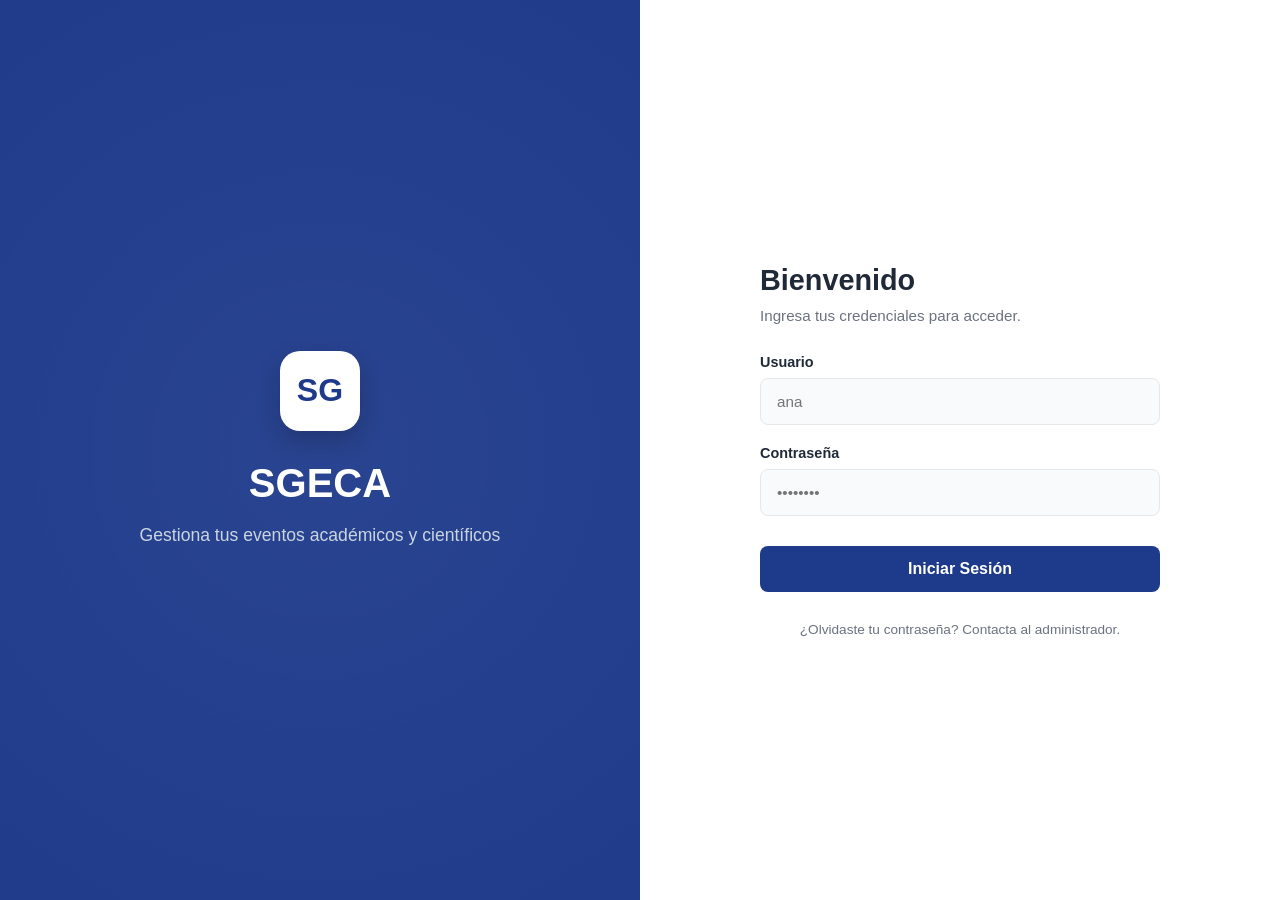
<file: index.html>
<!DOCTYPE html>
<html lang="es">
<head>
    <meta charset="UTF-8">
    <meta name="viewport" content="width=device-width, initial-scale=1.0">
    <title>SGECA - Iniciar Sesión</title>
    <link rel="stylesheet" href="css/global.css">
    <link rel="stylesheet" href="css/login.css">
</head>
<body>

    <div class="login-left">
        <div class="login-left-content">
            <div class="logo-icon-large">SG</div>
            <h1>SGECA</h1>
            <p>Gestiona tus eventos académicos y científicos</p>
        </div>
    </div>

    <div class="login-right">
        <div class="login-form-container">
            <h2>Bienvenido</h2>
            <p class="subtitle">Ingresa tus credenciales para acceder.</p>

            <form id="loginForm" onsubmit="handleLogin(event)">
                <div class="form-group">
                    <label for="username">Usuario</label>
                    <input type="text" id="username" class="form-control" placeholder="ana" required>
                </div>

                <div class="form-group">
                    <label for="password">Contraseña</label>
                    <input type="password" id="password" class="form-control" placeholder="••••••••" required>
                </div>

                <button type="submit" class="btn-login">Iniciar Sesión</button>
            </form>

            <div class="login-footer">
                <p>¿Olvidaste tu contraseña? Contacta al administrador.</p>
            </div>
        </div>
    </div>

    <script>
        function handleLogin(event) {
            event.preventDefault();
            const username = document.getElementById('username').value.trim().toLowerCase();
            const password = document.getElementById('password').value;

            if ((username === 'ana' || username === 'estudiante') && password === '1234') {
                window.location.href = 'views/estudiante.html';
            } 
            else if ((username === 'vicerrector' || username === 'carlos') && password === 'admin') {
                window.location.href = 'views/vicerrectoria.html';
            } 
            else {
                alert('Credenciales incorrectas.\n\nEstudiante: ana / 1234\nVicerrector: vicerrector / admin');
            }
        }
    </script>
</body>
</html>
</file>
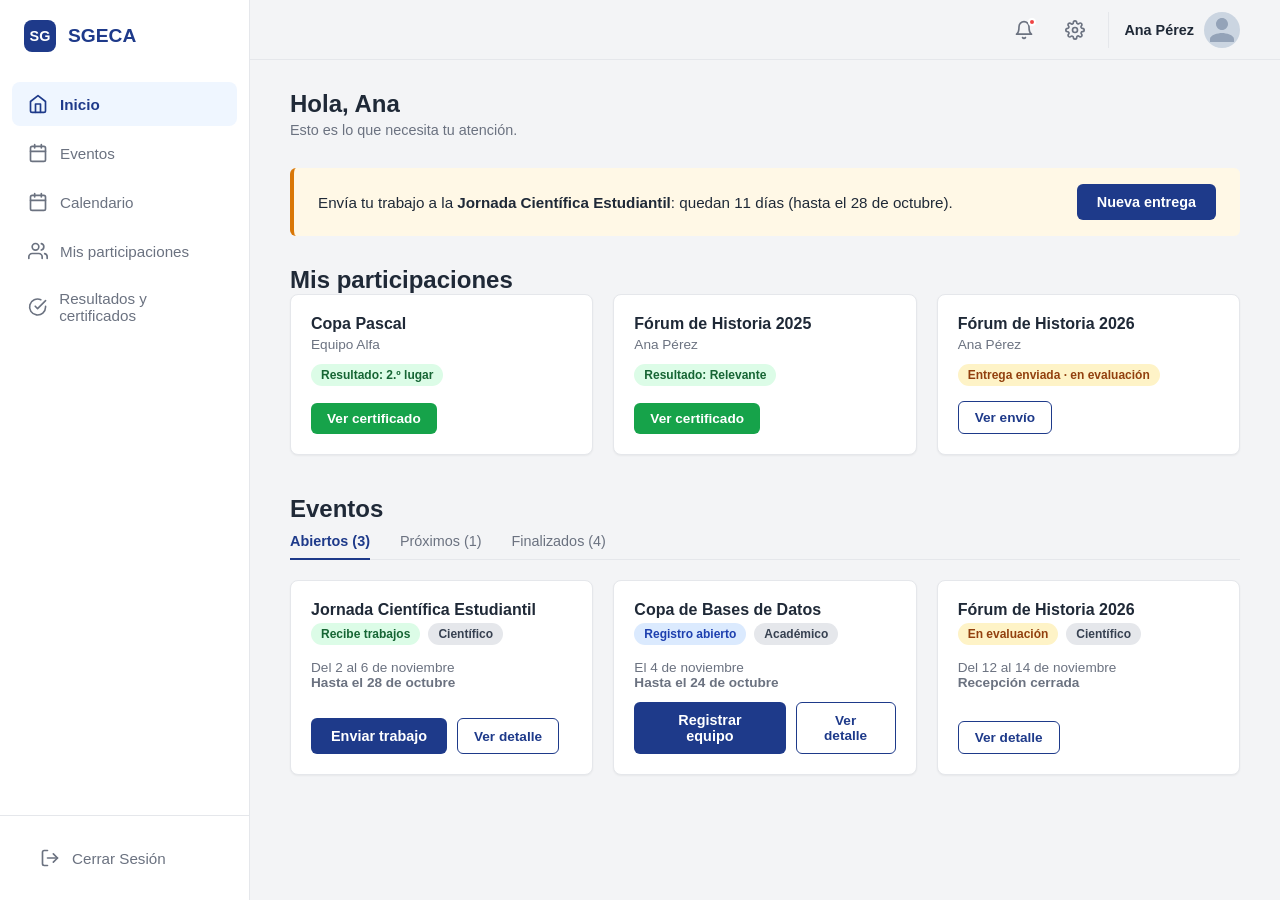
<file: views/estudiante.html>
<!DOCTYPE html>
<html lang="es">
<head>
    <meta charset="UTF-8">
    <meta name="viewport" content="width=device-width, initial-scale=1.0">
    <title>SGECA - Estudiante</title>
    <link rel="stylesheet" href="../css/global.css">
    <link rel="stylesheet" href="../css/estudiante.css">
</head>
<body>

    <!-- Sidebar  -->
    <aside>
        <div class="logo-area">
            <div class="logo-icon">SG</div>
            <span>SGECA</span>
        </div>

                   <ul class="nav-menu">
            <li>
                <a href="#" onclick="showView('view-inicio'); return false;" class="active">
                    <svg viewBox="0 0 24 24"><path d="M3 9l9-7 9 7v11a2 2 0 0 1-2 2H5a2 2 0 0 1-2-2z"></path><polyline points="9 22 9 12 15 12 15 22"></polyline></svg>
                    Inicio
                </a>
            </li>
            <li>
                <a href="#" onclick="showView('view-eventos'); return false;">
                    <svg viewBox="0 0 24 24"><rect x="3" y="4" width="18" height="18" rx="2" ry="2"></rect><line x1="16" y1="2" x2="16" y2="6"></line><line x1="8" y1="2" x2="8" y2="6"></line><line x1="3" y1="10" x2="21" y2="10"></line></svg>
                    Eventos
                </a>
            </li>
            <li>
                <a href="#" onclick="showView('view-calendario'); return false;">
                    <svg viewBox="0 0 24 24"><rect x="3" y="4" width="18" height="18" rx="2" ry="2"></rect><line x1="16" y1="2" x2="16" y2="6"></line><line x1="8" y1="2" x2="8" y2="6"></line><line x1="3" y1="10" x2="21" y2="10"></line></svg>
                    Calendario
                </a>
            </li>
            <li>
                <a href="#" onclick="showView('view-participaciones'); return false;">
                    <svg viewBox="0 0 24 24"><path d="M17 21v-2a4 4 0 0 0-4-4H5a4 4 0 0 0-4 4v2"></path><circle cx="9" cy="7" r="4"></circle><path d="M23 21v-2a4 4 0 0 0-3-3.87"></path><path d="M16 3.13a4 4 0 0 1 0 7.75"></path></svg>
                    Mis participaciones
                </a>
            </li>
            <li>
                <a href="#" onclick="showView('view-resultados'); return false;">
                    <svg viewBox="0 0 24 24"><path d="M22 11.08V12a10 10 0 1 1-5.93-9.14"></path><polyline points="22 4 12 14.01 9 11.01"></polyline></svg>
                    Resultados y certificados
                </a>
            </li>
        </ul>

        <div class="sidebar-footer">
            <ul class="nav-menu">
                <li>
                    <a onclick="window.location.href='../index.html'">
                        <svg viewBox="0 0 24 24"><path d="M9 21H5a2 2 0 0 1-2-2V5a2 2 0 0 1 2-2h4"></path><polyline points="16 17 21 12 16 7"></polyline><line x1="21" y1="12" x2="9" y2="12"></line></svg>
                        Cerrar Sesión
                    </a>
                </li>
            </ul>
        </div>
    </aside>

    <!-- Topbar Global -->
    <div class="topbar-global">
        <div class="user-actions">

            <!-- Notificaciones -->
            <button class="icon-btn" onclick="showView('view-notificaciones')" title="Notificaciones">
                <svg viewBox="0 0 24 24"><path d="M18 8A6 6 0 0 0 6 8c0 7-3 9-3 9h18s-3-2-3-9"></path><path d="M13.73 21a2 2 0 0 1-3.46 0"></path></svg>
                <span class="notif-dot"></span>
            </button>

            <!-- Ajustes -->
            <button class="icon-btn" title="Ajustes">
                <svg viewBox="0 0 24 24"><circle cx="12" cy="12" r="3"></circle><path d="M19.4 15a1.65 1.65 0 0 0 .33 1.82l.06.06a2 2 0 0 1 0 2.83 2 2 0 0 1-2.83 0l-.06-.06a1.65 1.65 0 0 0-1.82-.33 1.65 1.65 0 0 0-1 1.51V21a2 2 0 0 1-2 2 2 2 0 0 1-2-2v-.09A1.65 1.65 0 0 0 9 19.4a1.65 1.65 0 0 0-1.82.33l-.06.06a2 2 0 0 1-2.83 0 2 2 0 0 1 0-2.83l.06-.06a1.65 1.65 0 0 0 .33-1.82 1.65 1.65 0 0 0-1.51-1H3a2 2 0 0 1-2-2 2 2 0 0 1 2-2h.09A1.65 1.65 0 0 0 4.6 9a1.65 1.65 0 0 0-.33-1.82l-.06-.06a2 2 0 0 1 0-2.83 2 2 0 0 1 2.83 0l.06.06a1.65 1.65 0 0 0 1.82.33H9a1.65 1.65 0 0 0 1-1.51V3a2 2 0 0 1 2-2 2 2 0 0 1 2 2v.09a1.65 1.65 0 0 0 1 1.51 1.65 1.65 0 0 0 1.82-.33l.06-.06a2 2 0 0 1 2.83 0 2 2 0 0 1 0 2.83l-.06.06a1.65 1.65 0 0 0-.33 1.82V9a1.65 1.65 0 0 0 1.51 1H21a2 2 0 0 1 2 2 2 2 0 0 1-2 2h-.09a1.65 1.65 0 0 0-1.51 1z"></path></svg>
            </button>
            
            <!-- Perfil -->
            <div class="user-profile">
                <span class="user-name">Ana Pérez</span>
                <div class="user-avatar">
                    <svg viewBox="0 0 24 24" fill="#94a3b8" width="100%" height="100%"><path d="M12 12c2.21 0 4-1.79 4-4s-1.79-4-4-4-4 1.79-4 4 1.79 4 4 4zm0 2c-2.67 0-8 1.34-8 4v2h16v-2c0-2.66-5.33-4-8-4z"/></svg>
                </div>
            </div>
        </div>
    </div>

    <main>

        <!-- Vista 1: Inicio -->
        <div id="view-inicio" class="view-section active-view">
            <div class="topbar">
                <div class="page-title">
                    <h1>Hola, Ana</h1>
                    <p>Esto es lo que necesita tu atención.</p>
                </div>
            </div>

            <div class="alert-banner">
                <p>Envía tu trabajo a la <strong>Jornada Científica Estudiantil</strong>: quedan 11 días (hasta el 28 de octubre).</p>
                <button class="btn-primary" onclick="showView('view-enviar-trabajo')">Nueva entrega</button>
            </div>

            <h2>Mis participaciones</h2>
            <div class="cards-grid" style="margin-bottom: 40px;">
                <div class="card">
                    <div class="card-title">Copa Pascal</div>
                    <div class="card-subtitle">Equipo Alfa</div>
                    <div class="badges-container"><span class="badge green">Resultado: 2.º lugar</span></div>
                    <div class="card-actions">
                        <button class="btn-green" onclick="showView('view-certificado')">Ver certificado</button>
                    </div>
                </div>
                <div class="card">
                    <div class="card-title">Fórum de Historia 2025</div>
                    <div class="card-subtitle">Ana Pérez</div>
                    <div class="badges-container"><span class="badge green">Resultado: Relevante</span></div>
                    <div class="card-actions">
                        <button class="btn-green" onclick="showView('view-certificado')">Ver certificado</button>
                    </div>
                </div>
                <div class="card">
                    <div class="card-title">Fórum de Historia 2026</div>
                    <div class="card-subtitle">Ana Pérez</div>
                    <div class="badges-container"><span class="badge yellow">Entrega enviada · en evaluación</span></div>
                    <div class="card-actions">
                        <button class="btn-outline" onclick="showView('view-participaciones')">Ver envío</button>
                    </div>
                </div>
            </div>

            <h2>Eventos</h2>
            <div class="tabs-container">
                <button class="tab-btn active" onclick="switchTab(event, 'tab-abiertos')">Abiertos (3)</button>
                <button class="tab-btn" onclick="switchTab(event, 'tab-proximos')">Próximos (1)</button>
                <button class="tab-btn" onclick="switchTab(event, 'tab-finalizados')">Finalizados (4)</button>
            </div>

            <div id="tab-abiertos" class="tab-content cards-grid" style="display: grid;">
                <div class="card">
                    <div class="card-title">Jornada Científica Estudiantil</div>
                    <div class="badges-container"><span class="badge green">Recibe trabajos</span><span class="badge gray">Científico</span></div>
                    <div class="card-subtitle">Del 2 al 6 de noviembre<br><strong>Hasta el 28 de octubre</strong></div>
                    <div class="card-actions">
                        <button class="btn-primary" onclick="showView('view-enviar-trabajo')">Enviar trabajo</button>
                        <button class="btn-outline" onclick="showView('view-detalle-evento')">Ver detalle</button>
                    </div>
                </div>
                <div class="card">
                    <div class="card-title">Copa de Bases de Datos</div>
                    <div class="badges-container"><span class="badge blue">Registro abierto</span><span class="badge gray">Académico</span></div>
                    <div class="card-subtitle">El 4 de noviembre<br><strong>Hasta el 24 de octubre</strong></div>
                    <div class="card-actions">
                        <button class="btn-primary">Registrar equipo</button>
                        <button class="btn-outline">Ver detalle</button>
                    </div>
                </div>
                <div class="card">
                    <div class="card-title">Fórum de Historia 2026</div>
                    <div class="badges-container"><span class="badge yellow">En evaluación</span><span class="badge gray">Científico</span></div>
                    <div class="card-subtitle">Del 12 al 14 de noviembre<br><strong>Recepción cerrada</strong></div>
                    <div class="card-actions">
                        <button class="btn-outline">Ver detalle</button>
                    </div>
                </div>
            </div>

            <div id="tab-proximos" class="tab-content cards-grid" style="display: none;">
                <p style="color: var(--text-gray);">No hay eventos próximos por mostrar.</p>
            </div>
            <div id="tab-finalizados" class="tab-content cards-grid" style="display: none;">
                <p style="color: var(--text-gray);">No hay eventos finalizados por mostrar.</p>
            </div>
        </div>

        <!-- Vista 2: Eventos -->
        <div id="view-eventos" class="view-section">
            <div class="topbar" style="margin-bottom: 15px;">
                <div class="page-title">
                    <h1>Eventos</h1>
                    <p>Todos los eventos de la universidad, por etapa.</p>
                </div>
            </div>

            <div class="tabs-container" style="margin-bottom: 20px;">
                <button class="tab-btn active" onclick="switchTab(event, 'evt-abiertos')">Abiertos (3)</button>
                <button class="tab-btn" onclick="switchTab(event, 'evt-proximos')">Próximos (0)</button>
                <button class="tab-btn" onclick="switchTab(event, 'evt-finalizados')">Finalizados (3)</button>
            </div>

            <div class="search-filters-bar" style="display: flex; gap: 10px; margin-bottom: 20px;">
                <input type="text" class="form-control" style="flex: 1;" placeholder="Buscar evento">
                <button class="btn-outline">Filtros</button>
            </div>

            <div id="evt-abiertos" class="tab-content cards-grid" style="display: grid;">
                <div class="card">
                    <div class="card-title">Jornada Científica Estudiantil</div>
                    <div class="badges-container"><span class="badge green">Recibe entregas</span><span class="badge gray">Científico</span></div>
                    <div class="card-subtitle">Del 5 de octubre al 6 de noviembre<br><strong>Hasta el 28 de octubre</strong></div>
                    <div class="card-actions">
                        <button class="btn-primary" onclick="showView('view-enviar-trabajo')">Nueva entrega</button>
                        <button class="btn-outline" onclick="showView('view-detalle-evento')">Ver detalle</button>
                    </div>
                </div>
                <div class="card">
                    <div class="card-title">Copa de Bases de Datos</div>
                    <div class="badges-container"><span class="badge blue">Registro abierto</span><span class="badge gray">Competencia</span></div>
                    <div class="card-subtitle">Del 1 de octubre al 4 de noviembre<br><strong>Hasta el 24 de octubre</strong></div>
                    <div class="card-actions">
                        <button class="btn-primary">Participar</button>
                        <button class="btn-outline">Ver detalle</button>
                    </div>
                </div>
                <div class="card">
                    <div class="card-title">Fórum de Historia 2026</div>
                    <div class="badges-container"><span class="badge yellow">En evaluación</span><span class="badge gray">Científico</span></div>
                    <div class="card-subtitle">Del 1 de septiembre al 14 de noviembre<br><strong>Resultados el 30 de octubre</strong></div>
                    <div class="card-actions">
                        <button class="btn-outline">Ver detalle</button>
                    </div>
                </div>
            </div>
            <div id="evt-proximos" class="tab-content cards-grid" style="display: none;">
                <p style="color: var(--text-gray);">No hay eventos próximos por mostrar.</p>
            </div>
            <div id="evt-finalizados" class="tab-content cards-grid" style="display: none;">
                <p style="color: var(--text-gray);">No hay eventos finalizados por mostrar.</p>
            </div>
        </div>

        <!-- Vista 3: Detalle de evento-->
        <div id="view-detalle-evento" class="view-section">
            <div class="breadcrumbs">
                <a onclick="showView('view-eventos')">Eventos</a>
                <span>&rsaquo;</span>
                <span>Jornada Científica Estudiantil</span>
            </div>

            <div class="event-header-detail">
                <div>
                    <h1>Jornada Científica Estudiantil</h1>
                    <p class="event-meta-text">Del 2 al 6 de noviembre de 2026</p>
                    <div class="badges-row">
                        <span class="badge green">Recibe trabajos</span>
                        <span class="badge gray">Científico</span>
                    </div>
                </div>
                <button class="btn-primary" onclick="showView('view-enviar-trabajo')">Enviar trabajo</button>
            </div>

            <div class="deadline-bar">
                <p><strong>Fecha límite de recepción: 28 de octubre</strong> · quedan 11 días</p>
                <span>Después de esa fecha no se aceptan envíos</span>
            </div>

            <div class="event-layout">
                <div class="event-main-col">
                    <div class="content-box">
                        <p style="margin-bottom: 0;">Espacio anual donde los estudiantes presentan los resultados de su trabajo científico, desde proyectos de software hasta investigaciones sociales y creación artística.</p>
                    </div>
                    <div class="content-box">
                        <h3>Requisitos</h3>
                        <ul>
                            <li>Participar de forma individual o en equipo de hasta 5 estudiantes.</li>
                            <li>Presentar un trabajo inédito, vinculado a una de las temáticas del evento.</li>
                            <li>Documento en PDF o Word de hasta 10 MB (ponencia y literatura).</li>
                            <li>Indicar el tutor del trabajo.</li>
                        </ul>
                    </div>
                    <div class="content-box">
                        <h3>Modalidades</h3>
                        <div class="tags-list">
                            <span class="tag">Ponencia / artículo</span>
                            <span class="tag">Multimedia</span>
                            <span class="tag">App móvil</span>
                            <span class="tag">Literatura / periodismo</span>
                            <span class="tag">Artes plásticas</span>
                            <span class="tag">Audiovisuales</span>
                        </div>
                    </div>
                    <div class="content-box">
                        <h3>Temáticas</h3>
                        <div class="tags-list">
                            <span class="tag">Ingeniería de software</span>
                            <span class="tag">Inteligencia artificial</span>
                            <span class="tag">Educación y sociedad</span>
                            <span class="tag">Historia y memoria</span>
                            <span class="tag">Arte y cultura</span>
                        </div>
                    </div>
                </div>

                <div class="event-side-col">
                    <div class="sidebar-box">
                        <h4>Fechas</h4>
                        <div class="dates-list">
                            <div class="date-item"><span>Apertura</span><strong>2 nov</strong></div>
                            <div class="date-item"><span>Recepción hasta</span><strong>28 oct</strong></div>
                            <div class="date-item"><span>Clausura</span><strong>6 nov</strong></div>
                        </div>
                    </div>
                </div>
            </div>
        </div>

        <!-- Vista 4: Enviar trabajar -->
        <div id="view-enviar-trabajo" class="view-section">
            <div class="breadcrumbs">
                <a onclick="showView('view-eventos')">Eventos</a>
                <span>&rsaquo;</span>
                <a onclick="showView('view-detalle-evento')">Jornada Científica Estudiantil</a>
                <span>&rsaquo;</span>
                <span>Enviar trabajo</span>
            </div>

            <div class="event-header-detail" style="margin-bottom: 25px;">
                <div>
                    <h1>Nueva entrega</h1>
                    <p class="event-meta-text">Jornada Científica Estudiantil · hasta el 28 de octubre</p>
                </div>
            </div>

            <div class="form-layout">
                <!-- Columna izquierda: Autores -->
                <div class="form-card">
                    <h3>Autores</h3>
                    
                    <div class="form-group">
                        <label>Autor(es) · hasta 3</label>
                        
                        <input type="text" class="form-control" value="Ana Pérez · autora principal (tú)" readonly style="background-color: #e5e7eb; margin-bottom: 10px;">
                        
                        <input type="text" class="form-control" value="Luis Gómez Peña" style="margin-bottom: 10px;">
                        
                        <div style="display: flex; gap: 10px;">
                            <input type="text" class="form-control" placeholder="Buscar por usuario o nombre UCI">
                            <button class="btn-primary" style="padding: 0 15px; font-size: 1.2rem;">+</button>
                        </div>
                        
                        <p class="form-hint" style="margin-top: 10px;">Con un solo autor, la entrega es individual. Cada autor recibe sus notificaciones y su certificado.</p>
                    </div>
                </div>

                <!-- Columna derecha: Entrega -->
                <div class="form-card">
                    <h3>Entrega</h3>
                    
                    <div class="form-group">
                        <label>Título</label>
                        <input type="text" class="form-control" value="Atlas sonoro del campus">
                    </div>

                    <div style="display: grid; grid-template-columns: 1fr 1fr; gap: 15px;">
                        <div class="form-group">
                            <label>Modalidad</label>
                            <select class="form-control">
                                <option>Multimedia</option>
                                <option>Ponencia / artículo</option>
                                <option>App móvil</option>
                            </select>
                        </div>
                        <div class="form-group">
                            <label>Temática</label>
                            <select class="form-control">
                                <option>Arte y cultura</option>
                                <option>Ingeniería de software</option>
                                <option>Inteligencia artificial</option>
                            </select>
                        </div>
                    </div>

                    <div class="form-group">
                        <label>Tutor</label>
                        <input type="text" class="form-control" value="MSc. Yadira Ramírez Rodríguez">
                    </div>

                    <div class="form-group">
                        <label>Archivo o enlace</label>
                        <div style="border: 2px dashed #cbd5e1; border-radius: 8px; padding: 25px; text-align: center; background-color: #f9fafb;">
                            <p style="font-size: 0.9rem; color: var(--text-gray); margin-bottom: 5px;">Pega un enlace o <strong>elige un archivo</strong></p>
                            <span style="font-size: 0.75rem; color: #9ca3af;">Multimedia: enlace o archivo comprimido · máximo 200 MB</span>
                        </div>
                        <p class="form-hint" style="margin-top: 5px;">Para Ponencia / artículo y Literatura se pide un documento PDF o Word de hasta 10 MB.</p>
                    </div>
                </div>
            </div>

            <div class="form-actions">
                <button class="btn-primary" onclick="enviarTrabajo(event)">Enviar entrega</button>
                <button class="btn-outline" onclick="showView('view-detalle-evento')">Cancelar</button>
                <span class="hint-text">Puedes reemplazar la entrega hasta la fecha límite.</span>
            </div>
        </div>

        <!-- Vista 5: Calendarrio -->
        <div id="view-calendario" class="view-section">
            <div class="topbar" style="margin-bottom: 20px;">
                <div class="page-title">
                    <h1>Calendario</h1>
                    <p>Aperturas, fechas límite y clausuras de los eventos.</p>
                </div>
                <div class="user-actions" style="display: flex; align-items: center; gap: 10px;">
                    <!-- Navegación de mes -->
                    <button class="btn-outline" style="width: 32px; padding: 0; height: 32px;" onclick="changeMonth(-1)">&lsaquo;</button>
                    <span id="calendar-month-year-est" style="font-weight: 600; font-size: 0.95rem;">Octubre 2026</span>
                    <button class="btn-outline" style="width: 32px; padding: 0; height: 32px;" onclick="changeMonth(1)">&rsaquo;</button>
                    
                    <!-- Selector de vista (Mes, Semana, Día, Lista) -->
                    <div class="calendar-view-selector">
                        <button class="calendar-view-btn-est active" onclick="setCalendarView('mes')">Mes</button>
                        <button class="calendar-view-btn-est" onclick="setCalendarView('semana')">Semana</button>
                        <button class="calendar-view-btn-est" onclick="setCalendarView('dia')">Día</button>
                        <button class="calendar-view-btn-est" onclick="setCalendarView('lista')">Lista</button>
                    </div>
                </div>
            </div>

                <!-- ... (los días del calendario) ... -->
            <div class="calendar-layout">
                <div class="calendar-container">
                    <div class="calendar-header">
                        <button class="btn-nav-month">&lsaquo;</button>
                        <h3>Octubre 2026</h3>
                        <button class="btn-nav-month">&rsaquo;</button>
                    </div>
                    <div class="calendar-grid">
                        <!-- Nombres de los días -->
                        <div class="day-name">Lun</div>
                        <div class="day-name">Mar</div>
                        <div class="day-name">Mié</div>
                        <div class="day-name">Jue</div>
                        <div class="day-name">Vie</div>
                        <div class="day-name">Sáb</div>
                        <div class="day-name">Dom</div>

                        <!-- Días vacíos (Octubre 2026 empieza en Jueves) -->
                        <div class="day-cell empty"></div>
                        <div class="day-cell empty"></div>
                        <div class="day-cell empty"></div>

                        <!-- Días 1 al 31 -->
                        <div class="day-cell">1</div>
                        <div class="day-cell">2</div>
                        <div class="day-cell">3</div>
                        <div class="day-cell">4</div>

                        <div class="day-cell">5</div>
                        <div class="day-cell">6</div>
                        <div class="day-cell">7</div>
                        <div class="day-cell">8</div>
                        <div class="day-cell">9</div>
                        <div class="day-cell">10</div>
                        <div class="day-cell">11</div>

                        <div class="day-cell">12</div>
                        <div class="day-cell">13</div>
                        <div class="day-cell">14</div>
                        <div class="day-cell">15</div>
                        <div class="day-cell">16</div>
                        <div class="day-cell today">17</div>
                        <div class="day-cell">18</div>

                        <div class="day-cell">19</div>
                        <div class="day-cell">20</div>
                        <div class="day-cell">21</div>
                        <div class="day-cell">22</div>
                        <div class="day-cell">23</div>

                        <!-- Día 24 tiene evento (Copa BD) -->
                        <div class="day-cell has-event yellow-event">24<span class="day-event-label">Copa BD</span></div>
                        
                        
                        <div class="day-cell">25</div>
                        <div class="day-cell">26</div>
                        <div class="day-cell">27</div>

                         <!-- Día 28 tiene evento (Jornada fecha límite) -->
                        <div class="day-cell has-event red-event">28<span class="day-event-label">Jornada límite</span></div>
                        <div class="day-cell">29</div>

                        <!-- Día 30 tiene evento (Fórum resultados) -->
                        <div class="day-cell has-event green-event">30<span class="day-event-label">Fórum</span></div>
                        <div class="day-cell">31</div>
                    </div>
                </div>

                <!-- Columna derecha: Próximas fechas --> 
                <div class="upcoming-dates">
                    <h3>Próximas fechas</h3>

                    <div class="upcoming-item">
                        <div class="upcoming-date-box yellow-bg">
                        <div class="month">Oct</div><div class="day">24</div></div>
                        <div class="upcoming-info"><h4>Copa de Bases de Datos</h4><p>Cierre de registro</p></div>
                    </div>
                    <div class="upcoming-item">
                        <div class="upcoming-date-box red-bg"><div class="month">Oct</div><div class="day">28</div></div>
                        <div class="upcoming-info"><h4>Jornada Científica</h4><p>Fecha límite</p></div>
                    </div>
                    <div class="upcoming-item">
                        <div class="upcoming-date-box green-bg"><div class="month">Oct</div><div class="day">30</div></div>
                        <div class="upcoming-info"><h4>Fórum de Historia 2026</h4><p>Publicación de resultados</p></div>
                    </div>
                </div>
            </div>
        </div>

        <!-- Vista 6: Mis participaciones -->
        <div id="view-participaciones" class="view-section">
            <div class="topbar" style="margin-bottom: 20px;">
                <div class="page-title">
                    <h1>Mis participaciones</h1>
                    <p>Todos los eventos en que has participado.</p>
                </div>
            </div>

            <div style="display: grid; grid-template-columns: repeat(3, 1fr); gap: 20px; margin-bottom: 30px;">
                <div class="card" style="text-align: center;">
                    <div style="font-size: 1.8rem; font-weight: 700; color: var(--primary-blue);">35</div>
                    <div style="font-size: 0.85rem; color: var(--text-gray);">Puntos de mérito</div>
                </div>
                <div class="card" style="text-align: center;">
                    <div style="font-size: 1.8rem; font-weight: 700; color: var(--primary-blue);">2</div>
                    <div style="font-size: 0.85rem; color: var(--text-gray);">Entregas con distinción</div>
                </div>
                <div class="card" style="text-align: center;">
                    <div style="font-size: 1.5rem; font-weight: 700; color: var(--primary-blue);">Relevante</div>
                    <div style="font-size: 0.85rem; color: var(--text-gray);">Mejor calificación</div>
                </div>
            </div>

            <h2>Historial</h2>
            <div class="history-table-container" style="background-color: white; border-radius: 8px; border: 1px solid var(--border-color); overflow: hidden; margin-bottom: 30px;">
                <table style="width: 100%; border-collapse: collapse; text-align: left;">
                    <thead>
                        <tr style="background-color: #f9fafb; border-bottom: 1px solid var(--border-color);">
                            <th style="padding: 12px 20px; font-size: 0.8rem; color: var(--text-gray);">Evento</th>
                            <th style="padding: 12px 20px; font-size: 0.8rem; color: var(--text-gray);">Entrega</th>
                            <th style="padding: 12px 20px; font-size: 0.8rem; color: var(--text-gray);">Calificación</th>
                            <th style="padding: 12px 20px; font-size: 0.8rem; color: var(--text-gray);">Puntos</th>
                            <th style="padding: 12px 20px; font-size: 0.8rem; color: var(--text-gray);">Certificado</th>
                        </tr>
                    </thead>
                    <tbody>
                        <tr style="border-bottom: 1px solid var(--border-color);">
                            <td style="padding: 16px 20px;"><strong>Fórum de Historia 2026</strong></td>
                            <td style="padding: 16px 20px;">Atlas sonoro del campus</td>
                            <td style="padding: 16px 20px;"><span class="badge yellow">Pendiente</span></td>
                            <td style="padding: 16px 20px;">—</td>
                            <td style="padding: 16px 20px; font-size: 0.85rem; color: var(--text-gray);">Disponible al publicar</td>
                        </tr>
                        <tr style="border-bottom: 1px solid var(--border-color);">
                            <td style="padding: 16px 20px;"><strong>Fórum de Historia 2025</strong></td>
                            <td style="padding: 16px 20px;">Memoria oral del campus</td>
                            <td style="padding: 16px 20px;"><span class="badge green">Relevante</span></td>
                            <td style="padding: 16px 20px;"><strong>20</strong></td>
                            <td style="padding: 16px 20px;"><button class="btn-green" style="padding: 6px 12px; font-size: 0.8rem;" onclick="showView('view-certificado')">Ver certificado</button></td>
                        </tr>
                        <tr>
                            <td style="padding: 16px 20px;"><strong>Copa Pascal</strong></td>
                            <td style="padding: 16px 20px;">Competencia</td>
                            <td style="padding: 16px 20px;"><span class="badge green">2.º lugar</span></td>
                            <td style="padding: 16px 20px;">—</td>
                            <td style="padding: 16px 20px;"><button class="btn-green" style="padding: 6px 12px; font-size: 0.8rem;" onclick="showView('view-certificado')">Ver certificado</button></td>
                        </tr>
                    </tbody>
                </table>
            </div>
        </div>

        <!-- Vista 7: Resultados y Certificados -->
        <div id="view-resultados" class="view-section">
            <div class="topbar" style="margin-bottom: 25px;">
                <div class="page-title">
                    <h1>Resultados y certificados</h1>
                    <p>Aquí aparece lo que alcanzaste en cada evento.</p>
                </div>
            </div>

            <div class="results-layout">
                <div class="results-list">
                    <div class="result-card">
                        <div class="result-card-header">
                            <div>
                                <div class="result-card-title">Fórum de Historia 2025</div>
                                <div class="result-card-subtitle">Ana Pérez · Ponencia / artículo</div>
                            </div>
                            <span class="badge green">Relevante</span>
                        </div>
                        <div class="result-meta">Mérito científico: +20 puntos</div>
                        <div class="result-actions">
                            <button class="btn-green" onclick="showView('view-certificado')">Descargar certificado</button>
                        </div>
                    </div>
                    <div class="result-card">
                        <div class="result-card-header">
                            <div>
                                <div class="result-card-title">Copa Pascal</div>
                                <div class="result-card-subtitle">Equipo Alfa · 3 integrantes</div>
                            </div>
                            <span class="badge green">2.º lugar</span>
                        </div>
                        <div class="result-actions">
                            <button class="btn-green" onclick="showView('view-certificado')">Descargar certificado</button>
                        </div>
                    </div>
                </div>

                <div class="certificate-preview">
                    <div class="cert-university">UNIVERSIDAD DE LAS CIENCIAS<br>INFORMÁTICAS</div>
                    <div class="cert-title">Certificado</div>
                    <div class="cert-text">Se otorga a</div>
                    <div class="cert-name">Ana Pérez</div>
                    <div class="cert-category-text">por alcanzar la categoría</div>
                    <div class="cert-category">Relevante</div>
                    <div class="cert-event">en el Fórum de Historia 2025</div>
                    <div class="cert-footer">Vista previa de ejemplo</div>
                </div>
            </div>
        </div>

        <!-- Vista 8: Certificado detallado -->
        <div id="view-certificado" class="view-section">
            <div class="breadcrumbs">
                <a onclick="showView('view-participaciones')" style="cursor: pointer;">Mis participaciones</a>
                <span>&rsaquo;</span>
                <span>Certificado</span>
            </div>

            <div class="cert-top-actions">
                <div class="page-title">
                    <h1>Certificado · Fórum de Historia 2025</h1>
                </div>
                <button class="btn-green" style="padding: 10px 20px; font-size: 0.9rem;" onclick="alert('Descargando PDF...')">Descargar PDF</button>
            </div>

            <div class="certificado-layout">
                <div class="cert-document">
                    <div class="cert-logo-text">UNIVERSIDAD DE LAS CIENCIAS INFORMÁTICAS</div>
                    <div class="cert-main-title">Certificado</div>
                    <div class="cert-subtitle">Se otorga a</div>
                    <div class="cert-student-name">Ana Pérez</div>
                    <div class="cert-description">por su entrega «Memoria oral del campus», calificada como</div>
                    <div class="cert-category-highlight">Relevante</div>
                    <div class="cert-event-name">en el Fórum de Historia 2025</div>
                    <div class="cert-footer-note">Vista previa de ejemplo</div>
                </div>

                <div class="cert-side-panel">
                    <h4>Detalle</h4>
                    <div class="cert-detail-row"><span class="cert-detail-label">Evento</span><span class="cert-detail-value">Fórum de Historia 2025</span></div>
                    <div class="cert-detail-row"><span class="cert-detail-label">Entrega</span><span class="cert-detail-value">Memoria oral del campus</span></div>
                    <div class="cert-detail-row"><span class="cert-detail-label">Autores</span><span class="cert-detail-value">Ana Pérez</span></div>
                    <div class="cert-detail-row"><span class="cert-detail-label">Calificación</span><span class="badge green" style="align-self: flex-start;">Relevante</span></div>
                    <div class="cert-detail-row"><span class="cert-detail-label">Puntos</span><span class="cert-detail-value" style="font-weight: 700;">+20</span></div>
                    <button class="btn-outline" style="width: 100%; margin-top: 10px;" onclick="showView('view-participaciones')">Volver</button>
                </div>
            </div>
        </div>

        <!-- Vista 9: Notificaciones -->
        <div id="view-notificaciones" class="view-section">
            <div class="topbar" style="margin-bottom: 15px;">
                <div class="page-title">
                    <h1>Notificaciones</h1>
                    <p>Tus avisos recientes sobre eventos y resultados.</p>
                </div>
            </div>

            <div style="display: flex; justify-content: space-between; align-items: center; margin-bottom: 15px; padding: 10px 15px; background-color: #f9fafb; border-radius: 6px; border: 1px solid var(--border-color);">
                <label style="display: flex; align-items: center; gap: 8px; font-size: 0.85rem; font-weight: 600; cursor: pointer;">
                    <input type="checkbox" id="selectAllNotifs" onchange="toggleAllNotifs(this)"> 
                    Seleccionar todas
                </label>
                <div style="display: flex; gap: 10px;">
                    <button class="btn-outline" style="padding: 6px 12px; font-size: 0.8rem;" onclick="bulkMarkAsRead()">Marcar leídas</button>
                    <button class="btn-outline" style="padding: 6px 12px; font-size: 0.8rem; color: #dc2626; border-color: #dc2626;" onclick="bulkDelete()">Eliminar</button>
                </div>
            </div>

            <div class="notifications-list">
                <div class="notification-item unread" id="notif-1">
                    <input type="checkbox" class="notif-checkbox" onchange="updateSelectedState(this)">
                    <div class="notif-icon"><svg viewBox="0 0 24 24"><path d="M14 2H6a2 2 0 0 0-2 2v16a2 2 0 0 0 2 2h12a2 2 0 0 0 2-2V8z"></path><polyline points="14 2 14 8 20 8"></polyline></svg></div>
                    <div class="notif-content">
                        <h4>Resultados publicados</h4>
                        <p>Se han publicado los resultados del <strong>Fórum de Historia 2025</strong>.</p>
                        <span class="notif-time">Hace 2 horas</span>
                    </div>
                    <div class="notif-actions">
                        <button class="icon-action" onclick="markAsRead('notif-1')">✓</button>
                        <button class="icon-action delete" onclick="deleteNotification('notif-1')">🗑</button>
                    </div>
                </div>

                <div class="notification-item unread" id="notif-2">
                    <input type="checkbox" class="notif-checkbox" onchange="updateSelectedState(this)">
                    <div class="notif-icon"><svg viewBox="0 0 24 24"><circle cx="12" cy="12" r="10"></circle><polyline points="12 6 12 12 16 14"></polyline></svg></div>
                    <div class="notif-content">
                        <h4>Fecha límite próxima</h4>
                        <p>Quedan pocos días para enviar tu trabajo a la <strong>Jornada Científica</strong>.</p>
                        <span class="notif-time">Hace 5 horas</span>
                    </div>
                    <div class="notif-actions">
                        <button class="icon-action" onclick="markAsRead('notif-2')">✓</button>
                        <button class="icon-action delete" onclick="deleteNotification('notif-2')">🗑</button>
                    </div>
                </div>
            </div>
        </div>

    </main>

    <!-- Scripts-->
    <script src="../js/navegacion.js"></script>
    <script src="../js/estudiante.js"></script>
</body>
</html>
</file>
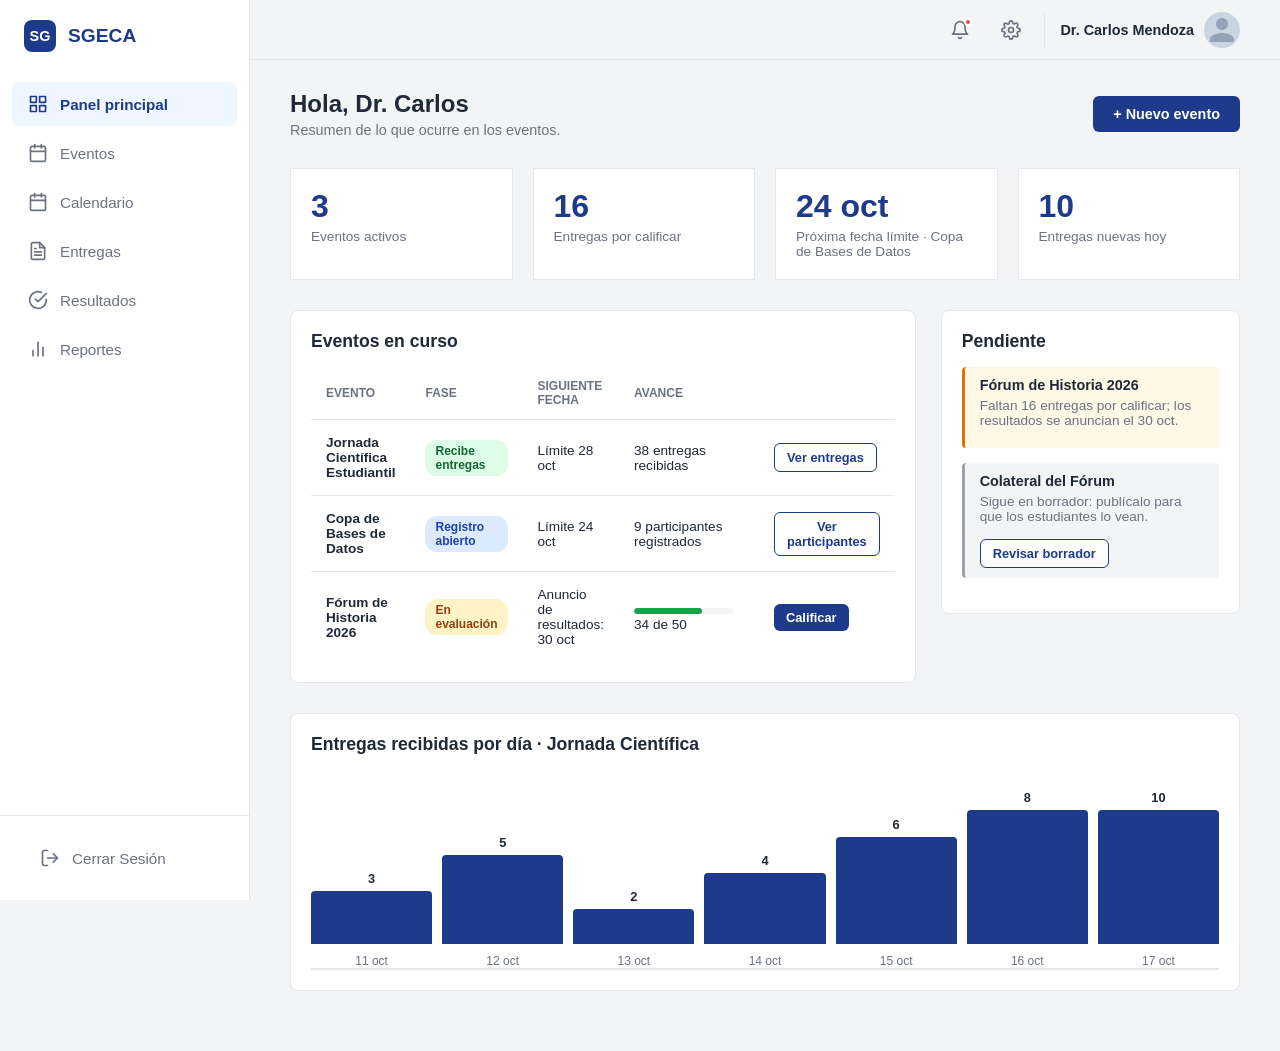
<file: views/vicerrectoria.html>
<!DOCTYPE html>
<html lang="es">
<head>
    <meta charset="UTF-8">
    <meta name="viewport" content="width=device-width, initial-scale=1.0">
    <title>SGECA - Vicerrectoría</title>
    <link rel="stylesheet" href="../css/global.css">
    <link rel="stylesheet" href="../css/vicerrectoria.css">
</head>
<body>

    <!-- Sidebar -->
    <aside>
        <div class="logo-area">
            <div class="logo-icon">SG</div>
            <span>SGECA</span>
        </div>

        <ul class="nav-menu">
            <li>
                <a onclick="showView('view-panel'); return false;" class="active">
                    <svg viewBox="0 0 24 24"><rect x="3" y="3" width="7" height="7"></rect><rect x="14" y="3" width="7" height="7"></rect><rect x="14" y="14" width="7" height="7"></rect><rect x="3" y="14" width="7" height="7"></rect></svg>
                    Panel principal
                </a>
            </li>
            <li>
                <a onclick="showView('view-eventos'); return false;">
                    <svg viewBox="0 0 24 24"><rect x="3" y="4" width="18" height="18" rx="2" ry="2"></rect><line x1="16" y1="2" x2="16" y2="6"></line><line x1="8" y1="2" x2="8" y2="6"></line><line x1="3" y1="10" x2="21" y2="10"></line></svg>
                    Eventos
                </a>
            </li>
            <li>
                <a onclick="showView('view-calendario'); return false;">
                    <svg viewBox="0 0 24 24"><rect x="3" y="4" width="18" height="18" rx="2" ry="2"></rect><line x1="16" y1="2" x2="16" y2="6"></line><line x1="8" y1="2" x2="8" y2="6"></line><line x1="3" y1="10" x2="21" y2="10"></line></svg>
                    Calendario
                </a>
            </li>
            <li>
                <a onclick="showView('view-trabajos'); return false;">
                    <svg viewBox="0 0 24 24"><path d="M14 2H6a2 2 0 0 0-2 2v16a2 2 0 0 0 2 2h12a2 2 0 0 0 2-2V8z"></path><polyline points="14 2 14 8 20 8"></polyline><line x1="16" y1="13" x2="8" y2="13"></line><line x1="16" y1="17" x2="8" y2="17"></line><polyline points="10 9 9 9 8 9"></polyline></svg>
                    Entregas
                </a>
            </li>
            <li>
                <a onclick="showView('view-resultados'); return false;">
                    <svg viewBox="0 0 24 24"><path d="M22 11.08V12a10 10 0 1 1-5.93-9.14"></path><polyline points="22 4 12 14.01 9 11.01"></polyline></svg>
                    Resultados
                </a>
            </li>
            <li>
                <a onclick="showView('view-reportes'); return false;">
                    <svg viewBox="0 0 24 24"><line x1="18" y1="20" x2="18" y2="10"></line><line x1="12" y1="20" x2="12" y2="4"></line><line x1="6" y1="20" x2="6" y2="14"></line></svg>
                    Reportes
                </a>
            </li>
        </ul>

        <div class="sidebar-footer">
            <ul class="nav-menu">
                <li>
                    <a onclick="window.location.href='../index.html'">
                        <svg viewBox="0 0 24 24"><path d="M9 21H5a2 2 0 0 1-2-2V5a2 2 0 0 1 2-2h4"></path><polyline points="16 17 21 12 16 7"></polyline><line x1="21" y1="12" x2="9" y2="12"></line></svg>
                        Cerrar Sesión
                    </a>
                </li>
            </ul>
        </div>
    </aside>

    <!-- Topbar global -->
    <div class="topbar-global">
        <div class="user-actions">
            <button class="icon-btn" onclick="showView('view-notificaciones')" title="Notificaciones">
                <svg viewBox="0 0 24 24"><path d="M18 8A6 6 0 0 0 6 8c0 7-3 9-3 9h18s-3-2-3-9"></path><path d="M13.73 21a2 2 0 0 1-3.46 0"></path></svg>
                <span class="notif-dot"></span>
            </button>
            <button class="icon-btn" title="Ajustes">
                <svg viewBox="0 0 24 24"><circle cx="12" cy="12" r="3"></circle><path d="M19.4 15a1.65 1.65 0 0 0 .33 1.82l.06.06a2 2 0 0 1 0 2.83 2 2 0 0 1-2.83 0l-.06-.06a1.65 1.65 0 0 0-1.82-.33 1.65 1.65 0 0 0-1 1.51V21a2 2 0 0 1-2 2 2 2 0 0 1-2-2v-.09A1.65 1.65 0 0 0 9 19.4a1.65 1.65 0 0 0-1.82.33l-.06.06a2 2 0 0 1-2.83 0 2 2 0 0 1 0-2.83l.06-.06a1.65 1.65 0 0 0 .33-1.82 1.65 1.65 0 0 0-1.51-1H3a2 2 0 0 1-2-2 2 2 0 0 1 2-2h.09A1.65 1.65 0 0 0 4.6 9a1.65 1.65 0 0 0-.33-1.82l-.06-.06a2 2 0 0 1 0-2.83 2 2 0 0 1 2.83 0l.06.06a1.65 1.65 0 0 0 1.82.33H9a1.65 1.65 0 0 0 1-1.51V3a2 2 0 0 1 2-2 2 2 0 0 1 2 2v.09a1.65 1.65 0 0 0 1 1.51 1.65 1.65 0 0 0 1.82-.33l.06-.06a2 2 0 0 1 2.83 0 2 2 0 0 1 0 2.83l-.06.06a1.65 1.65 0 0 0-.33 1.82V9a1.65 1.65 0 0 0 1.51 1H21a2 2 0 0 1 2 2 2 2 0 0 1-2 2h-.09a1.65 1.65 0 0 0-1.51 1z"></path></svg>
            </button>
            <div class="user-profile">
                <span class="user-name">Dr. Carlos Mendoza</span>
                <div class="user-avatar">
                    <svg viewBox="0 0 24 24" fill="#94a3b8" width="100%" height="100%"><path d="M12 12c2.21 0 4-1.79 4-4s-1.79-4-4-4-4 1.79-4 4 1.79 4 4 4zm0 2c-2.67 0-8 1.34-8 4v2h16v-2c0-2.66-5.33-4-8-4z"/></svg>
                </div>
            </div>
        </div>
    </div>

    <main>

        <!-- Vista 1: Panel principal  -->
        <div id="view-panel" class="view-section active-view">
            <div class="topbar">
                <div class="page-title">
                    <h1>Hola, Dr. Carlos</h1>
                    <p>Resumen de lo que ocurre en los eventos.</p>
                </div>
                <div class="user-actions">
                    <button class="btn-primary" onclick="showView('view-crear-evento')">+ Nuevo evento</button>
                </div>
            </div>

            <div class="stats-grid-vice">
                <div class="stat-card-vice">
                    <div class="value">3</div>
                    <div class="label">Eventos activos</div>
                </div>
                <div class="stat-card-vice">
                    <div class="value">16</div>
                    <div class="label">Entregas por calificar</div>
                </div>
                <div class="stat-card-vice">
                    <div class="value">24 oct</div>
                    <div class="label">Próxima fecha límite · Copa de Bases de Datos</div>
                </div>
                <div class="stat-card-vice">
                    <div class="value">10</div>
                    <div class="label">Entregas nuevas hoy</div>
                </div>
            </div>

            <div class="dashboard-layout">
                <div class="section-card">
                    <div class="section-header"><h2>Eventos en curso</h2></div>
                    <div class="table-container">
                        <table class="events-table">
                            <thead>
                                <tr>
                                    <th>Evento</th>
                                    <th>Fase</th>
                                    <th>Siguiente fecha</th>
                                    <th>Avance</th>
                                    <th></th>
                                </tr>
                            </thead>
                            <tbody>
                                <tr>
                                    <td><strong>Jornada Científica Estudiantil</strong></td>
                                    <td><span class="badge green">Recibe entregas</span></td>
                                    <td>Límite 28 oct</td>
                                    <td>38 entregas recibidas</td>
                                    <td><button class="btn-outline" style="padding: 6px 12px; font-size: 0.8rem;" onclick="showView('view-trabajos')">Ver entregas</button></td>
                                </tr>
                                <tr>
                                    <td><strong>Copa de Bases de Datos</strong></td>
                                    <td><span class="badge blue">Registro abierto</span></td>
                                    <td>Límite 24 oct</td>
                                    <td>9 participantes registrados</td>
                                    <td><button class="btn-outline" style="padding: 6px 12px; font-size: 0.8rem;">Ver participantes</button></td>
                                </tr>
                                <tr>
                                    <td><strong>Fórum de Historia 2026</strong></td>
                                    <td><span class="badge yellow">En evaluación</span></td>
                                    <td>Anuncio de resultados: 30 oct</td>
                                    <td>
                                        <div class="progress-mini-track"><div class="progress-mini-fill" style="width: 68%;"></div></div>
                                        34 de 50
                                    </td>
                                    <td><button class="btn-primary" style="padding: 6px 12px; font-size: 0.8rem;" onclick="showView('view-resultados')">Calificar</button></td>
                                </tr>
                            </tbody>
                        </table>
                    </div>
                </div>

                <div class="section-card">
                    <div class="section-header"><h2>Pendiente</h2></div>
                    <div class="pending-alert">
                        <div class="pending-alert-title">Fórum de Historia 2026</div>
                        <div class="pending-alert-desc">Faltan 16 entregas por calificar; los resultados se anuncian el 30 oct.</div>
                    </div>
                    <div class="pending-alert" style="background-color: #f3f4f6; border-left-color: #9ca3af;">
                        <div class="pending-alert-title">Colateral del Fórum</div>
                        <div class="pending-alert-desc">Sigue en borrador: publícalo para que los estudiantes lo vean.</div>
                        <button class="btn-outline" style="padding: 6px 12px; font-size: 0.8rem; margin-top: 5px;">Revisar borrador</button>
                    </div>
                </div>
            </div>

            <div class="chart-container">
                <div class="section-header"><h2>Entregas recibidas por día · Jornada Científica</h2></div>
                <div class="chart-bars">
                    <div class="bar-wrapper"><div class="bar-value">3</div><div class="bar" style="height: 30%;"></div><div class="bar-label">11 oct</div></div>
                    <div class="bar-wrapper"><div class="bar-value">5</div><div class="bar" style="height: 50%;"></div><div class="bar-label">12 oct</div></div>
                    <div class="bar-wrapper"><div class="bar-value">2</div><div class="bar" style="height: 20%;"></div><div class="bar-label">13 oct</div></div>
                    <div class="bar-wrapper"><div class="bar-value">4</div><div class="bar" style="height: 40%;"></div><div class="bar-label">14 oct</div></div>
                    <div class="bar-wrapper"><div class="bar-value">6</div><div class="bar" style="height: 60%;"></div><div class="bar-label">15 oct</div></div>
                    <div class="bar-wrapper"><div class="bar-value">8</div><div class="bar" style="height: 80%;"></div><div class="bar-label">16 oct</div></div>
                    <div class="bar-wrapper"><div class="bar-value">10</div><div class="bar" style="height: 100%;"></div><div class="bar-label">17 oct</div></div>
                </div>
            </div>
        </div>

        <!-- Vista 2: Eventos -->
        <div id="view-eventos" class="view-section">
            <div class="topbar" style="margin-bottom: 20px;">
                <div class="page-title">
                    <h1>Eventos</h1>
                    <p>El estado de cada evento cambia solo según sus fechas.</p>
                </div>
                <div class="user-actions">
                    <button class="btn-primary" onclick="showView('view-crear-evento')">+ Nuevo evento</button>
                </div>
            </div>

            <!-- Pestañas de estado -->
            <div class="tabs-container" style="margin-bottom: 15px;">
                <button class="tab-btn active" onclick="switchTab(event, 'evt-todos')">Todos (7)</button>
                <button class="tab-btn" onclick="switchTab(event, 'evt-borrador')">Borrador (1)</button>
                <button class="tab-btn" onclick="switchTab(event, 'evt-abiertos')">Abiertos (2)</button>
                <button class="tab-btn" onclick="switchTab(event, 'evt-evaluacion')">En evaluación (1)</button>
                <button class="tab-btn" onclick="switchTab(event, 'evt-finalizados')">Finalizados (3)</button>
            </div>

            <!-- Barra de herramientas (buscador y botones) -->
            <div class="table-toolbar">
                <input type="text" class="search-input" placeholder="Buscar evento">
                <button class="toolbar-btn">                     
                <svg viewBox="0 0 24 24"><rect x="3" y="3" width="18" height="18" rx="2" ry="2"></rect><line x1="9" y1="3" x2="9" y2="21"></line></svg>
                Columnas
            </button>
                <button class="toolbar-btn">
                <svg viewBox="0 0 24 24"><polygon points="22 3 2 3 10 12.46 10 19 14 21 14 12.46 22 3"></polygon></svg>
                Filtros
            </button>
                <button class="toolbar-btn">
                <svg viewBox="0 0 24 24"><path d="M21 15v4a2 2 0 0 1-2 2H5a2 2 0 0 1-2-2v-4"></path><polyline points="7 10 12 15 17 10"></polyline><line x1="12" y1="15" x2="12" y2="3"></line></svg>
                Exportar</button>
            </div>

            <!-- Tabla de Eventos -->
            <div class="events-list-container">
                <table class="events-list-table">
                    <thead>
                        <tr>
                            <th>Evento</th>
                            <th>Tipo</th>
                            <th>Estado</th>
                            <th>Inicio</th>
                            <th>Fecha límite</th>
                            <th>Anuncio</th>
                            <th>Clausura</th>
                            <th>Entregas</th>
                            <th></th>
                        </tr>
                    </thead>
                    <tbody>
                        <tr>
                            <td><strong>Jornada Científica Estudiantil 2026</strong></td>
                            <td>Científico</td>
                            <td><span class="status-badge green">Recibe entregas</span></td>
                            <td>5 oct</td>
                            <td>28 oct</td>
                            <td>3 nov</td>
                            <td>6 nov</td>
                            <td>38</td>
                            <td><button class="btn-edit">Editar</button></td>
                        </tr>
                        <tr>
                            <td><strong>Copa de Bases de Datos</strong></td>
                            <td>Competencia</td>
                            <td><span class="status-badge green">Registro abierto</span></td>
                            <td>1 oct</td>
                            <td>24 oct</td>
                            <td>4 nov</td>
                            <td>4 nov</td>
                            <td>9</td>
                            <td><button class="btn-edit">Editar</button></td>
                        </tr>
                        <tr>
                            <td><strong>Fórum de Historia 2026</strong></td>
                            <td>Científico</td>
                            <td><span class="status-badge yellow">En evaluación</span></td>
                            <td>1 sep</td>
                            <td>10 oct</td>
                            <td>30 oct</td>
                            <td>14 nov</td>
                            <td>50</td>
                            <td><button class="btn-edit">Editar</button></td>
                        </tr>
                        <tr>
                            <td><strong>Colateral del Fórum de Historia</strong></td>
                            <td>Colateral</td>
                            <td><span class="status-badge gray">Borrador</span></td>
                            <td>—</td>
                            <td>—</td>
                            <td>—</td>
                            <td>—</td>
                            <td>—</td>
                            <td><button class="btn-edit">Editar</button></td>
                        </tr>
                        <tr>
                            <td><strong>Copa Pascal</strong></td>
                            <td>Competencia</td>
                            <td><span class="status-badge gray">Finalizado</span></td>
                            <td>1 sep</td>
                            <td>20 sep</td>
                            <td>28 sep</td>
                            <td>28 sep</td>
                            <td>14</td>
                            <td><button class="btn-edit">Editar</button></td>
                        </tr>
                        <tr>
                            <td><strong>Fórum de Historia 2025</strong></td>
                            <td>Científico</td>
                            <td><span class="status-badge gray">Finalizado</span></td>
                            <td>1 sep 2025</td>
                            <td>10 oct 2025</td>
                            <td>30 oct 2025</td>
                            <td>14 nov 2025</td>
                            <td>50</td>
                            <td><button class="btn-edit">Editar</button></td>
                        </tr>
                        <tr>
                            <td><strong>Jornada Científica 2025</strong></td>
                            <td>Científico</td>
                            <td><span class="status-badge gray">Finalizado</span></td>
                            <td>6 oct 2025</td>
                            <td>28 oct 2025</td>
                            <td>3 nov 2025</td>
                            <td>6 nov 2025</td>
                            <td>50</td>
                            <td><button class="btn-edit">Editar</button></td>
                        </tr>
                    </tbody>
                </table>
            </div>
            <p class="events-list-note">Borrador y Archivado se cambian a mano. «En evaluación» empieza al pasar la fecha límite; «Finalizado», al pasar la clausura.</p>
        </div>

        <!-- Vista 3: Crear evento -->
        <div id="view-crear-evento" class="view-section">
            <div class="breadcrumbs">
                <a onclick="showView('view-eventos')">Eventos</a>
                <span>&rsaquo;</span>
                <span>Crear evento</span>
            </div>

            <div class="topbar" style="margin-bottom: 20px;">
                <div class="page-title">
                    <h1>Crear evento</h1>
                    <p>Los estudiantes verán esta ficha cuando lo publiques.</p>
                </div>
            </div>

            <div class="form-layout">
                <div class="form-card">
                    <div class="form-group">
                        <label>Título</label>
                        <input type="text" class="form-control" placeholder="Ej: Jornada Científica Estudiantil 2026">
                    </div>
                    <div class="form-row" style="display: grid; grid-template-columns: 1fr 1fr; gap: 15px;">
                        <div class="form-group">
                            <label>Fecha de inicio</label>
                            <input type="date" class="form-control">
                        </div>
                        <div class="form-group">
                            <label>Fecha de fin</label>
                            <input type="date" class="form-control">
                        </div>
                    </div>
                    <div class="form-group">
                        <label>Presentación (opcional)</label>
                        <textarea class="form-control" rows="3" placeholder="Espacio anual donde los estudiantes presentan..."></textarea>
                    </div>
                    <div class="form-group">
                        <label>Fecha límite de recepción de trabajos</label>
                        <input type="date" class="form-control">
                    </div>
                    <div class="form-group">
                        <label>Requisitos</label>
                        <textarea class="form-control" rows="3" placeholder="Equipos de hasta 5 estudiantes..."></textarea>
                    </div>
                </div>

                <div class="side-panel">
                    <div class="side-box">
                        <h4>Tipo de evento</h4>
                        <div class="type-selector">
                            <div class="type-option selected">Científico</div>
                            <div class="type-option">Competencia</div>
                        </div>
                        <div class="type-desc">Científico: recibe trabajos, evalúa y otorga categorías.</div>
                    </div>
                    <div class="side-box">
                        <h4>Participación</h4>
                        <div class="form-group">
                            <label>Máximo de integrantes por equipo</label>
                            <input type="number" class="form-control" value="5">
                        </div>
                        <div class="form-group" style="margin-bottom: 0;">
                            <label>Enlace a la convocatoria</label>
                            <input type="url" class="form-control" placeholder="https://portal...">
                        </div>
                    </div>
                    <div class="side-box">
                        <h4>Vista previa</h4>
                        <div style="background-color: var(--alert-bg); border-left: 4px solid var(--alert-border); padding: 12px 15px; border-radius: 4px; font-size: 0.85rem;">Recepción hasta el <strong>28 de octubre</strong></div>
                    </div>
                </div>
            </div>

            <div class="form-actions">
                <button class="btn-primary" onclick="alert('Evento publicado con éxito.'); showView('view-panel');">Publicar</button>
                <button class="btn-outline">Guardar borrador</button>
                <button class="btn-outline" style="color: #dc2626; border-color: #dc2626;" onclick="showView('view-panel')">Cancelar</button>
            </div>
        </div>

        <!-- Vista 4: Calendario -->
        <div id="view-calendario" class="view-section">
                       <div class="topbar" style="margin-bottom: 20px;">
                <div class="page-title">
                    <h1>Calendario</h1>
                    <p>Haz clic en un día para crear un evento.</p>
                </div>
                <div class="user-actions" style="display: flex; align-items: center; gap: 10px;">
                    <!-- Navegación de mes -->
                    <button class="btn-outline" style="width: 32px; padding: 0; height: 32px;">&lsaquo;</button>
                    <span style="font-weight: 600; font-size: 0.95rem;">Octubre 2026</span>
                    <button class="btn-outline" style="width: 32px; padding: 0; height: 32px;">&rsaquo;</button>
                    
                    <!-- Selector de vista (Mes, Semana, Día, Lista) -->
                    <div class="calendar-view-selector">
                        <button class="calendar-view-btn active">Mes</button>
                        <button class="calendar-view-btn">Semana</button>
                        <button class="calendar-view-btn">Día</button>
                        <button class="calendar-view-btn">Lista</button>
                    </div>
                </div>
            </div>
            
            <div class="calendar-layout-vice">
                <div class="calendar-container-vice">
                    <div class="calendar-grid-vice">
                        <div class="day-name-vice">Lun</div>
                        <div class="day-name-vice">Mar</div>
                        <div class="day-name-vice">Mié</div>
                        <div class="day-name-vice">Jue</div>
                        <div class="day-name-vice">Vie</div>
                        <div class="day-name-vice">Sáb</div>
                        <div class="day-name-vice">Dom</div>

                        <div class="day-cell-vice empty"></div>
                        <div class="day-cell-vice empty"></div>
                        <div class="day-cell-vice empty"></div>
                        
                        <div class="day-cell-vice" onclick="openModal('1 de octubre')">1</div>
                        <div class="day-cell-vice" onclick="openModal('2 de octubre')">2</div>
                        <div class="day-cell-vice" onclick="openModal('3 de octubre')">3</div>
                        <div class="day-cell-vice" onclick="openModal('4 de octubre')">4</div>
                        <div class="day-cell-vice has-event green-event" onclick="openModal('5 de octubre')">5<span class="day-event-label-vice">Jornada: inicio</span></div>
                        <div class="day-cell-vice" onclick="openModal('6 de octubre')">6</div>
                        <div class="day-cell-vice" onclick="openModal('7 de octubre')">7</div>
                        <div class="day-cell-vice" onclick="openModal('8 de octubre')">8</div>
                        <div class="day-cell-vice" onclick="openModal('9 de octubre')">9</div>
                        <div class="day-cell-vice" onclick="openModal('10 de octubre')">10</div>
                        <div class="day-cell-vice" onclick="openModal('11 de octubre')">11</div>
                        <div class="day-cell-vice" onclick="openModal('12 de octubre')">12</div>
                        <div class="day-cell-vice" onclick="openModal('13 de octubre')">13</div>
                        <div class="day-cell-vice" onclick="openModal('14 de octubre')">14</div>
                        <div class="day-cell-vice" onclick="openModal('15 de octubre')">15</div>
                        <div class="day-cell-vice" onclick="openModal('16 de octubre')">16</div>
                        <div class="day-cell-vice today" onclick="openModal('17 de octubre')">17</div>
                        <div class="day-cell-vice" onclick="openModal('18 de octubre')">18</div>
                        <div class="day-cell-vice" onclick="openModal('19 de octubre')">19</div>
                        <div class="day-cell-vice" onclick="openModal('20 de octubre')">20</div>
                        <div class="day-cell-vice" onclick="openModal('21 de octubre')">21</div>
                        <div class="day-cell-vice" onclick="openModal('22 de octubre')">22</div>
                        <div class="day-cell-vice" onclick="openModal('23 de octubre')">23</div>
                        <div class="day-cell-vice has-event yellow-event" onclick="openModal('24 de octubre')">24<span class="day-event-label-vice">Copa BD: cierre</span></div>
                        <div class="day-cell-vice" onclick="openModal('25 de octubre')">25</div>
                        <div class="day-cell-vice" onclick="openModal('26 de octubre')">26</div>
                        <div class="day-cell-vice" onclick="openModal('27 de octubre')">27</div>
                        <div class="day-cell-vice has-event red-event" onclick="openModal('28 de octubre')">28<span class="day-event-label-vice">Jornada: límite</span></div>
                        <div class="day-cell-vice" onclick="openModal('29 de octubre')">29</div>
                        <div class="day-cell-vice has-event green-event" onclick="openModal('30 de octubre')">30<span class="day-event-label-vice">Fórum: resultados</span></div>
                        <div class="day-cell-vice" onclick="openModal('31 de octubre')">31</div>
                    </div>
                </div>

                <div class="upcoming-dates-vice">
                    <h3>Próximas fechas</h3>
                    <div class="upcoming-item-vice">
                        <div class="upcoming-date-box-vice yellow-bg"><div class="month">Oct</div><div class="day">24</div></div>
                        <div class="upcoming-info-vice"><h4>Copa de Bases de Datos</h4><p>Fecha límite</p></div>
                    </div>
                    <div class="upcoming-item-vice">
                        <div class="upcoming-date-box-vice red-bg"><div class="month">Oct</div><div class="day">28</div></div>
                        <div class="upcoming-info-vice"><h4>Jornada Científica</h4><p>Fecha límite de entregas</p></div>
                    </div>
                    <div class="upcoming-item-vice">
                        <div class="upcoming-date-box-vice green-bg"><div class="month">Oct</div><div class="day">30</div></div>
                        <div class="upcoming-info-vice"><h4>Fórum de Historia 2026</h4><p>Anuncio de resultados</p></div>
                    </div>
                </div>
            </div>
        </div>

        <!-- Vista 5: Entregas -->
        <div id="view-trabajos" class="view-section">
            <div class="topbar" style="margin-bottom: 20px;">
                <div class="page-title">
                    <h1>Entregas recibidas</h1>
                    <p>Jornada Científica Estudiantil · fecha límite el 28 de octubre</p>
                </div>
            </div>

            <div class="theme-filters">
                <div class="theme-pill active">Todas · 38</div>
                <div class="theme-pill">Ingeniería de software · 11</div>
                <div class="theme-pill">Inteligencia artificial · 8</div>
                <div class="theme-pill">Educación y sociedad · 7</div>
                <div class="theme-pill">Historia y memoria · 6</div>
                <div class="theme-pill">Arte y cultura · 6</div>
            </div>

            <div class="toolbar-jobs">
                <div class="search-bar-jobs">
                    <input type="text" placeholder="Buscar por título o autor">
                </div>
                <button class="btn-tool" onclick="openColumnsModal()">
                <svg viewBox="0 0 24 24"><rect x="3" y="3" width="18" height="18" rx="2" ry="2"></rect><line x1="9" y1="3" x2="9" y2="21"></line></svg>
                Columnas
            </button>
                <button class="btn-tool">
                <svg viewBox="0 0 24 24"><polygon points="22 3 2 3 10 12.46 10 19 14 21 14 12.46 22 3"></polygon></svg>
                Filtros
            </button>
                <button class="btn-tool">
                <svg viewBox="0 0 24 24"><path d="M21 15v4a2 2 0 0 1-2 2H5a2 2 0 0 1-2-2v-4"></path><polyline points="7 10 12 15 17 10"></polyline><line x1="12" y1="15" x2="12" y2="3"></line></svg>
                Exportar
            </button>
            </div>

            <div class="jobs-table-container-vice">
                <table class="jobs-table-vice">
                    <thead>
                        <tr>
                            <th>Título</th>
                            <th>Autor(es)</th>
                            <th>Modalidad</th>
                            <th>Temática</th>
                            <th>Enviada</th>
                            <th></th>
                        </tr>
                    </thead>
                    <tbody>
                        <tr>
                            <td><strong>Sistema de reservas de laboratorios</strong></td>
                            <td>Luis Gómez, Marta Ruiz (+1)</td>
                            <td><span class="badge gray">Ponencia / artículo</span></td>
                            <td>Ingeniería de software</td>
                            <td>12 oct</td>
                            <td><button class="btn-outline" style="padding: 6px 12px; font-size: 0.75rem;">Descargar</button></td>
                        </tr>
                        <tr>
                            <td><strong>App de transporte universitario</strong></td>
                            <td>Carlos Díaz, Ely Mora (+1)</td>
                            <td><span class="badge gray">App móvil</span></td>
                            <td>Ingeniería de software</td>
                            <td>13 oct</td>
                            <td><button class="btn-outline" style="padding: 6px 12px; font-size: 0.75rem;">Descargar</button></td>
                        </tr>
                        <tr>
                            <td><strong>Detección de plagio con aprendizaje automático</strong></td>
                            <td>Sara León, Pablo Cruz</td>
                            <td><span class="badge gray">Ponencia / artículo</span></td>
                            <td>Inteligencia artificial</td>
                            <td>13 oct</td>
                            <td><button class="btn-outline" style="padding: 6px 12px; font-size: 0.75rem;">Descargar</button></td>
                        </tr>
                        <tr>
                            <td><strong>Plataforma de tutorías entre pares</strong></td>
                            <td>Diana Vega</td>
                            <td><span class="badge gray">Multimedia</span></td>
                            <td>Educación y sociedad</td>
                            <td>14 oct</td>
                            <td><button class="btn-outline" style="padding: 6px 12px; font-size: 0.75rem;">Descargar</button></td>
                        </tr>
                    </tbody>
                </table>
            </div>

            <div class="table-footer-vice">
                <span>Mostrando 4 de 38</span>
                <div class="pagination-vice">
                    <button class="page-btn-vice" disabled>&lsaquo;</button>
                    <button class="page-btn-vice active">1</button>
                    <button class="page-btn-vice">2</button>
                    <button class="page-btn-vice">3</button>
                    <button class="page-btn-vice">&rsaquo;</button>
                </div>
            </div>
        </div>

        <!-- Vista 6: Resultados -->
        <div id="view-resultados" class="view-section">
            <div class="topbar" style="margin-bottom: 20px;">
                <div class="page-title">
                    <h1>Resultados · Fórum de Historia 2026</h1>
                    <p>Marca varios trabajos y asigna la categoría.</p>
                </div>
                <div class="user-actions">
                    <button class="btn-primary" onclick="alert('Resultados publicados. Los estudiantes recibirán una notificación.')">Publicar resultados</button>
                </div>
            </div>

            <div class="progress-banner">
                <span class="progress-banner-text">34 de 50 trabajos con resultado</span>
                <div class="progress-bar-large"><div class="progress-fill-large" style="width: 68%;"></div></div>
                <span class="progress-banner-status">Faltan 16 para poder publicar</span>
            </div>

            <div class="results-card">
                <div class="action-bar">
                    <span>3 trabajos seleccionados</span>
                    <div class="action-buttons-group">
                        <label>Asignar:</label>
                        <button class="btn-category destacado">Destacado</button>
                        <button class="btn-category relevante">Relevante</button>
                        <button class="btn-category mencion">Mención</button>
                        <button class="btn-category sincategoria">Sin categoría</button>
                    </div>
                </div>

                <table class="results-table">
                    <thead>
                        <tr>
                            <th style="width: 40px;"></th>
                            <th>Trabajo</th>
                            <th>Equipo</th>
                            <th>Resultado</th>
                        </tr>
                    </thead>
                    <tbody>
                        <tr class="selected-row">
                            <td><input type="checkbox" checked></td>
                            <td><strong>Memoria oral del campus</strong></td>
                            <td>Voces (3)</td>
                            <td><span class="badge-result pending">Pendiente</span></td>
                        </tr>
                        <tr class="selected-row">
                            <td><input type="checkbox" checked></td>
                            <td><strong>La FEU en los años 90</strong></td>
                            <td>Archivo (2)</td>
                            <td><span class="badge-result pending">Pendiente</span></td>
                        </tr>
                        <tr class="selected-row">
                            <td><input type="checkbox" checked></td>
                            <td><strong>Mapa histórico de la UCI</strong></td>
                            <td>Cartógrafos (4)</td>
                            <td><span class="badge-result pending">Pendiente</span></td>
                        </tr>
                        <tr>
                            <td><input type="checkbox"></td>
                            <td><strong>Fotografía y memoria colectiva</strong></td>
                            <td>Revelado (2)</td>
                            <td><span class="badge-result relevante">Relevante</span></td>
                        </tr>
                        <tr>
                            <td><input type="checkbox"></td>
                            <td><strong>Cronología de las Jornadas Científicas</strong></td>
                            <td>Línea de tiempo (3)</td>
                            <td><span class="badge-result mencion">Mención</span></td>
                        </tr>
                        <tr>
                            <td><input type="checkbox"></td>
                            <td><strong>Archivo sonoro de egresados</strong></td>
                            <td>Eco (3)</td>
                            <td><span class="badge-result destacado">Destacado</span></td>
                        </tr>
                    </tbody>
                </table>

                <div class="footer-note">Al publicar, cada estudiante recibe un aviso con su categoría y el enlace a su certificado.</div>
            </div>
        </div>

        <!-- Vista 7: Reportes -->
        <div id="view-reportes" class="view-section">
            <div class="topbar" style="margin-bottom: 20px;">
                <div class="page-title">
                    <h1>Reportes</h1>
                    <p>Participación y resultados por evento.</p>
                </div>
                <div class="user-actions">
                    <button class="btn-outline">Exportar CSV</button>
                    <button class="btn-primary">Exportar PDF</button>
                </div>
            </div>

            <div class="reports-filters">
                <select><option>Evento: Jornada Científica 2025</option></select>
                <select><option>Año: 2025</option></select>
                <select><option>Modalidad: todas</option></select>
                <select><option>Temática: todas</option></select>
            </div>

            <!-- Tarjetas de Resumen -->
            <div class="reports-stats-grid">
                <div class="report-stat-card"><div class="value">50</div><div class="label">Trabajos presentados</div></div>
                <div class="report-stat-card"><div class="value">35</div><div class="label">Alcanzaron categoría</div></div>
                <div class="report-stat-card"><div class="value">70 %</div><div class="label">Tasa de categoría</div></div>
                <div class="report-stat-card"><div class="value">132</div><div class="label">Asistentes</div></div>
            </div>

            <!-- Primera fila de gráficos (barras horizontales) -->
            <div class="reports-charts-grid">
                <div class="chart-box">
                    <h3>Trabajos por modalidad</h3>
                    <div class="h-bar-row"><div class="h-bar-label">Ponencia / artículo</div><div class="h-bar-track"><div class="h-bar-fill" style="width: 100%;">21</div></div></div>
                    <div class="h-bar-row"><div class="h-bar-label">Multimedia</div><div class="h-bar-track"><div class="h-bar-fill" style="width: 40%;">8</div></div></div>
                    <div class="h-bar-row"><div class="h-bar-label">App móvil</div><div class="h-bar-track"><div class="h-bar-fill" style="width: 35%;">7</div></div></div>
                    <div class="h-bar-row"><div class="h-bar-label">Literatura</div><div class="h-bar-track"><div class="h-bar-fill" style="width: 30%;">6</div></div></div>
                </div>
                <div class="chart-box">
                    <h3>Trabajos por temática</h3>
                    <div class="h-bar-row"><div class="h-bar-label">Ingeniería de software</div><div class="h-bar-track"><div class="h-bar-fill" style="width: 100%;">14</div></div></div>
                    <div class="h-bar-row"><div class="h-bar-label">Inteligencia artificial</div><div class="h-bar-track"><div class="h-bar-fill" style="width: 78%;">11</div></div></div>
                    <div class="h-bar-row"><div class="h-bar-label">Educación y sociedad</div><div class="h-bar-track"><div class="h-bar-fill" style="width: 71%;">10</div></div></div>
                    <div class="h-bar-row"><div class="h-bar-label">Historia y memoria</div><div class="h-bar-track"><div class="h-bar-fill" style="width: 64%;">9</div></div></div>
                </div>
            </div>

            <!-- Segunda fila de gráficos (dona y barras verticales) -->
            <div class="reports-charts-grid">
                <div class="chart-box">
                    <h3>Resultados</h3>
                    <div class="donut-container">
                        <div class="donut-chart"></div>
                        <div class="donut-legend">
                            <div class="legend-item"><div class="legend-color" style="background-color: #16a34a;"></div> Destacado · 5</div>
                            <div class="legend-item"><div class="legend-color" style="background-color: #fde047;"></div> Relevante · 11</div>
                            <div class="legend-item"><div class="legend-color" style="background-color: #93c5fd;"></div> Mención · 19</div>
                            <div class="legend-item"><div class="legend-color" style="background-color: #e5e7eb;"></div> Sin categoría · 15</div>
                        </div>
                    </div>
                </div>
                <div class="chart-box">
                    <h3>Trabajos por edición</h3>
                    <div class="v-chart-container">
                        <div class="v-bar-wrapper"><div class="v-bar-value">35</div><div class="v-bar" style="height: 50%;"></div><div class="v-bar-label">2023</div></div>
                        <div class="v-bar-wrapper"><div class="v-bar-value">42</div><div class="v-bar" style="height: 70%;"></div><div class="v-bar-label">2024</div></div>
                        <div class="v-bar-wrapper"><div class="v-bar-value">50</div><div class="v-bar" style="height: 90%;"></div><div class="v-bar-label">2025</div></div>
                    </div>
                </div>
            </div>

            <!-- Tabla de detalle -->
            <div class="chart-box" style="margin-bottom: 20px;">
                <h3>Detalle por temática</h3>
                <table class="reports-table">
                    <thead>
                        <tr>
                            <th>Temática</th>
                            <th>Trabajos</th>
                            <th>Destacado</th>
                            <th>Relevante</th>
                            <th>Mención</th>
                            <th>Sin categoría</th>
                        </tr>
                    </thead>
                    <tbody>
                        <tr><td>Ingeniería de software</td><td>14</td><td>2</td><td>3</td><td>6</td><td>3</td></tr>
                        <tr><td>Inteligencia artificial</td><td>11</td><td>1</td><td>3</td><td>4</td><td>3</td></tr>
                        <tr><td>Educación y sociedad</td><td>10</td><td>1</td><td>2</td><td>4</td><td>3</td></tr>
                        <tr><td>Historia y memoria</td><td>8</td><td>1</td><td>2</td><td>3</td><td>2</td></tr>
                        <tr><td>Arte y cultura</td><td>7</td><td>0</td><td>1</td><td>2</td><td>4</td></tr>
                    </tbody>
                </table>
            </div>
        </div>

        <!-- Vista 8: Notificaciones -->
        <div id="view-notificaciones" class="view-section">
            <div class="topbar" style="margin-bottom: 15px;">
                <div class="page-title">
                    <h1>Notificaciones</h1>
                    <p>Avisos recientes sobre eventos y entregas.</p>
                </div>
            </div>

            <div class="notifications-list" style="max-width: 800px;">
                <!-- Notificación 1 -->
                <div class="notification-item unread">
                    <div class="notif-icon">
                        <svg viewBox="0 0 24 24"><path d="M14 2H6a2 2 0 0 0-2 2v16a2 2 0 0 0 2 2h12a2 2 0 0 0 2-2V8z"></path><polyline points="14 2 14 8 20 8"></polyline><line x1="16" y1="13" x2="8" y2="13"></line><line x1="16" y1="17" x2="8" y2="17"></line><polyline points="10 9 9 9 8 9"></polyline></svg>
                    </div>
                    <div class="notif-content">
                        <h4>Nuevas entregas recibidas</h4>
                        <p>Se han recibido <strong>10 nuevas entregas</strong> para la Jornada Científica Estudiantil. Faltan 16 para calificar.</p>
                        <span class="notif-time">Hace 1 hora</span>
                    </div>
                </div>

                <!-- Notificación 2 -->
                <div class="notification-item unread">
                    <div class="notif-icon">
                        <svg viewBox="0 0 24 24"><circle cx="12" cy="12" r="10"></circle><polyline points="12 6 12 12 16 14"></polyline></svg>
                    </div>
                    <div class="notif-content">
                        <h4>Fecha límite próxima</h4>
                        <p>La <strong>Copa de Bases de Datos</strong> cierra su registro el 24 de octubre. Quedan 7 días.</p>
                        <span class="notif-time">Hace 3 horas</span>
                    </div>
                </div>

                <!-- Notificación 3 (Leída) -->
                <div class="notification-item">
                    <div class="notif-icon" style="background-color: #dcfce7; color: #166534;">
                        <svg viewBox="0 0 24 24"><path d="M22 11.08V12a10 10 0 1 1-5.93-9.14"></path><polyline points="22 4 12 14.01 9 11.01"></polyline></svg>
                    </div>
                    <div class="notif-content">
                        <h4>Evento publicado</h4>
                        <p>La <strong>Jornada Científica Estudiantil 2026</strong> ha sido publicada y ya está visible para los estudiantes.</p>
                        <span class="notif-time">Hace 2 días</span>
                    </div>
                </div>
            </div>
        </div>

    </main>

    <!-- Modal de Crear evento -->
    <div id="modal-crear-evento" class="modal-overlay">
        <div class="modal-box">
            <h3>Nuevo evento</h3>
            <p class="modal-date" id="modal-date-text">22 de octubre de 2026</p>
            <label>Por favor, introduce el nombre del nuevo evento</label>
            <input type="text" placeholder="Fórum de Ciencias Sociales">
            <div class="modal-actions">
                <button class="btn-outline" onclick="closeModal()">Cancelar</button>
                <button class="btn-primary" onclick="irAlFormulario()">Aceptar</button>
            </div>
        </div>
    </div>

    <!-- Modal de Columnas -->
    <div id="modal-columnas" class="modal-columns-overlay">
        <div class="modal-columns-box">
            <h4>Columnas visibles</h4>
            <label class="column-check"><input type="checkbox" checked> Título</label>
            <label class="column-check"><input type="checkbox" checked> Autor(es)</label>
            <label class="column-check"><input type="checkbox" checked> Modalidad</label>
            <label class="column-check"><input type="checkbox" checked> Temática</label>
            <label class="column-check"><input type="checkbox" checked> Enviada</label>
            <label class="column-check"><input type="checkbox"> Tutor</label>
            <div class="modal-columns-footer">
                <button class="btn-reset">Restablecer</button>
                <button class="btn-primary" onclick="closeColumnsModal()">Aplicar</button>
            </div>
        </div>
    </div>

    <!-- Scripts -->
    <script src="../js/navegacion.js"></script>
    <script src="../js/vicerrectoria.js"></script>
</body>
</html>
</file>
<file: css/global.css>
/* Variables globales  */
:root {
    --primary-blue: #1e3a8a;
    --primary-blue-hover: #1e40af;
    --bg-color: #f3f4f6;
    --card-bg: #ffffff;
    --text-dark: #1f2937;
    --text-gray: #6b7280;
    --border-color: #e5e7eb;
    
    --alert-bg: #fff8e6;
    --alert-border: #d97706;
    
    --badge-green-bg: #dcfce7;
    --badge-green-text: #166534;
    --badge-yellow-bg: #fef3c7;
    --badge-yellow-text: #92400e;
    --badge-gray-bg: #e5e7eb;
    --badge-gray-text: #374151;
    --badge-blue-bg: #dbeafe;
    --badge-blue-text: #1e40af;
}

* { 
    margin: 0; 
    padding: 0; 
    box-sizing: border-box; 
    font-family: -apple-system, BlinkMacSystemFont, "Segoe UI", Roboto, Helvetica, Arial, sans-serif; 
}

body { 
    background-color: var(--bg-color); 
    color: var(--text-dark); 
    display: flex; 
    min-height: 100vh; 
}

/* Botones base */
.btn-primary { 
    background-color: var(--primary-blue); 
    color: white; 
    border: none; 
    padding: 10px 20px; 
    border-radius: 6px; 
    font-size: 0.9rem; 
    font-weight: 600; 
    cursor: pointer; 
    transition: 0.2s; 
}
.btn-primary:hover { 
    background-color: var(--primary-blue-hover); 
}

.btn-outline { 
    background-color: white; 
    color: var(--primary-blue); 
    border: 1px solid var(--primary-blue); 
    padding: 8px 16px; 
    border-radius: 6px; 
    font-size: 0.85rem; 
    font-weight: 600; 
    cursor: pointer; 
    transition: 0.2s; 
}
.btn-outline:hover { 
    background-color: #eff6ff; 
}

.btn-green { 
    background-color: #16a34a; 
    color: white; 
    border: none; 
    padding: 8px 16px; 
    border-radius: 6px; 
    font-size: 0.85rem; 
    font-weight: 600; 
    cursor: pointer; 
    transition: 0.2s; 
}
.btn-green:hover { 
    background-color: #15803d; 
}

/* Badges */
.badge { 
    font-size: 0.75rem; 
    font-weight: 600; 
    padding: 4px 10px; 
    border-radius: 12px; 
    display: inline-block; 
}
.badge.green { background-color: var(--badge-green-bg); color: var(--badge-green-text); }
.badge.yellow { background-color: var(--badge-yellow-bg); color: var(--badge-yellow-text); }
.badge.gray { background-color: var(--badge-gray-bg); color: var(--badge-gray-text); }
.badge.blue { background-color: var(--badge-blue-bg); color: var(--badge-blue-text); }

/* Sistema de vistas */
.view-section { 
    display: none; 
}
.view-section.active-view { 
    display: block; 
}

/* Topbar global */
.topbar-global {
    position: fixed;
    top: 0;
    left: 250px;
    width: calc(100% - 250px);
    height: 60px;
    background-color: var(--bg-color);
    display: flex;
    justify-content: flex-end;
    align-items: center;
    padding: 0 40px;
    z-index: 1000;
    border-bottom: 1px solid var(--border-color);
}

.user-actions { 
    display: flex; 
    align-items: center; 
    gap: 15px; 
}

.icon-btn { 
    background: transparent; 
    border: none; 
    width: 36px; 
    height: 36px; 
    border-radius: 50%; 
    display: flex; 
    align-items: center; 
    justify-content: center; 
    cursor: pointer; 
    color: var(--text-gray); 
    position: relative; 
    transition: 0.2s; 
}
.icon-btn:hover { 
    background-color: #f3f4f6; 
    color: var(--text-dark); 
}
.icon-btn svg { 
    width: 20px; 
    height: 20px; 
    stroke: currentColor; 
    fill: none; 
    stroke-width: 2; 
    stroke-linecap: round; 
    stroke-linejoin: round; 
}

.icon-btn .notif-dot { 
    position: absolute; 
    top: 6px; 
    right: 6px; 
    width: 8px; 
    height: 8px; 
    background-color: #ef4444; 
    border-radius: 50%; 
    border: 2px solid white; 
}

.user-profile { 
    display: flex; 
    align-items: center; 
    gap: 10px; 
    padding-left: 15px; 
    border-left: 1px solid var(--border-color); 
}
.user-name { 
    font-size: 0.9rem; 
    font-weight: 600; 
    color: var(--text-dark); 
}
.user-avatar { 
    width: 36px; 
    height: 36px; 
    border-radius: 50%; 
    background-color: #cbd5e1; 
    overflow: hidden; 
}
</file>
<file: css/login.css>
body {
    min-height: 100vh;
    display: flex;
    background-color: var(--bg-color);
}

.login-left {
    width: 50%;
    background-color: var(--primary-blue);
    color: white;
    display: flex;
    flex-direction: column;
    justify-content: center;
    align-items: center;
    padding: 40px;
    text-align: center;
    position: relative;
    overflow: hidden;
}

.login-left::before {
    content: '';
    position: absolute;
    top: -50%;
    left: -50%;
    width: 200%;
    height: 200%;
    background: radial-gradient(circle, rgba(255,255,255,0.05) 0%, transparent 60%);
    z-index: 0;
}

.login-left-content {
    position: relative;
    z-index: 1;
    max-width: 400px;
}

.logo-icon-large {
    width: 80px;
    height: 80px;
    background-color: white;
    color: var(--primary-blue);
    border-radius: 20px;
    display: flex;
    align-items: center;
    justify-content: center;
    font-weight: 800;
    font-size: 2rem;
    margin: 0 auto 30px auto;
    box-shadow: 0 10px 25px rgba(0,0,0,0.2);
}

.login-left h1 {
    font-size: 2.5rem;
    font-weight: 700;
    margin-bottom: 15px;
}

.login-left p {
    font-size: 1.1rem;
    color: #cbd5e1;
    line-height: 1.6;
}

.login-right {
    width: 50%;
    display: flex;
    justify-content: center;
    align-items: center;
    padding: 40px;
    background-color: var(--card-bg);
}

.login-form-container {
    width: 100%;
    max-width: 400px;
}

.login-form-container h2 {
    font-size: 1.8rem;
    font-weight: 700;
    color: var(--text-dark);
    margin-bottom: 10px;
}

.login-form-container p.subtitle {
    color: var(--text-gray);
    margin-bottom: 30px;
    font-size: 0.95rem;
}

.form-group {
    margin-bottom: 20px;
}

.form-group label {
    display: block;
    font-size: 0.9rem;
    font-weight: 600;
    margin-bottom: 8px;
    color: var(--text-dark);
}

.form-control {
    width: 100%;
    padding: 14px 16px;
    border: 1px solid var(--border-color);
    border-radius: 8px;
    font-size: 0.95rem;
    background-color: #f9fafb;
    transition: all 0.2s;
}

.form-control:focus {
    outline: none;
    border-color: var(--primary-blue);
    background-color: white;
    box-shadow: 0 0 0 3px rgba(30, 58, 138, 0.1);
}

.btn-login {
    width: 100%;
    background-color: var(--primary-blue);
    color: white;
    border: none;
    padding: 14px;
    border-radius: 8px;
    font-size: 1rem;
    font-weight: 600;
    cursor: pointer;
    transition: background-color 0.2s;
    margin-top: 10px;
}

.btn-login:hover {
    background-color: var(--primary-blue-hover);
}

.login-footer {
    margin-top: 30px;
    text-align: center;
    font-size: 0.85rem;
    color: var(--text-gray);
}

@media (max-width: 768px) {
    body { flex-direction: column; }
    .login-left, .login-right { width: 100%; min-height: 50vh; }
}
</file>
<file: css/estudiante.css>
/* --- Sidebar --- */
aside {
    width: 250px;
    background-color: var(--card-bg);
    border-right: 1px solid var(--border-color);
    display: flex;
    flex-direction: column;
    padding: 20px 0;
    position: fixed;
    height: 100%;
    top: 0;
    left: 0;
    z-index: 100;
}

.logo-area {
    display: flex;
    align-items: center;
    gap: 12px;
    padding: 0 24px 30px 24px;
    font-weight: 700;
    font-size: 1.2rem;
    color: var(--primary-blue);
}

.logo-icon {
    width: 32px;
    height: 32px;
    background-color: var(--primary-blue);
    color: white;
    border-radius: 8px;
    display: flex;
    align-items: center;
    justify-content: center;
    font-weight: 800;
    font-size: 0.9rem;
}

.nav-menu {
    list-style: none;
    display: flex;
    flex-direction: column;
    gap: 5px;
    padding: 0 12px;
}

.nav-menu li a {
    display: flex;
    align-items: center;
    gap: 12px;
    padding: 12px 16px;
    text-decoration: none;
    color: var(--text-gray);
    border-radius: 8px;
    font-size: 0.95rem;
    font-weight: 500;
    transition: all 0.2s;
    cursor: pointer;
}

.nav-menu li a:hover {
    background-color: #f8fafc;
    color: var(--primary-blue);
}

.nav-menu li a.active {
    background-color: #eff6ff;
    color: var(--primary-blue);
    font-weight: 600;
}

.nav-menu li a svg {
    width: 20px;
    height: 20px;
    stroke: currentColor;
    fill: none;
    stroke-width: 2;
    stroke-linecap: round;
    stroke-linejoin: round;
}

.sidebar-footer {
    margin-top: auto;
    padding: 0 12px;
    border-top: 1px solid var(--border-color);
    padding-top: 20px;
}

main {
    margin-left: 250px;
    flex: 1;
    padding: 90px 40px 30px 40px;
    max-width: 1200px;
}

/* --- Topbar --- */
.topbar {
    display: flex;
    justify-content: space-between;
    align-items: center;
    margin-bottom: 30px;
}

.page-title h1 {
    font-size: 1.5rem;
    font-weight: 700;
    color: var(--text-dark);
}

.page-title p {
    font-size: 0.9rem;
    color: var(--text-gray);
    margin-top: 4px;
}

/* --- Alert banner --- */
.alert-banner {
    background-color: var(--alert-bg);
    border-left: 4px solid var(--alert-border);
    border-radius: 6px;
    padding: 16px 24px;
    display: flex;
    justify-content: space-between;
    align-items: center;
    margin-bottom: 30px;
}

.alert-banner p {
    font-size: 0.95rem;
    color: var(--text-dark);
}

/* --- Tarjetas --- */
.cards-grid {
    display: grid;
    grid-template-columns: repeat(auto-fill, minmax(300px, 1fr));
    gap: 20px;
}

.card {
    background-color: var(--card-bg);
    border-radius: 8px;
    padding: 20px;
    border: 1px solid var(--border-color);
    box-shadow: 0 1px 2px rgba(0,0,0,0.05);
    display: flex;
    flex-direction: column;
}

.card-title {
    font-size: 1rem;
    font-weight: 700;
    margin-bottom: 4px;
}

.card-subtitle {
    font-size: 0.85rem;
    color: var(--text-gray);
    margin-bottom: 12px;
}

.badges-container {
    display: flex;
    flex-wrap: wrap;
    gap: 8px;
    margin-bottom: 15px;
}

.card-actions {
    margin-top: auto;
    display: flex;
    gap: 10px;
}

/* --- TABS --- */
.tabs-container {
    display: flex;
    border-bottom: 1px solid var(--border-color);
    margin-bottom: 20px;
    gap: 30px;
}

.tab-btn {
    background: none;
    border: none;
    padding: 10px 0;
    font-size: 0.9rem;
    color: var(--text-gray);
    cursor: pointer;
    font-weight: 500;
    position: relative;
}

.tab-btn.active {
    color: var(--primary-blue);
    font-weight: 600;
}

.tab-btn.active::after {
    content: '';
    position: absolute;
    bottom: -1px;
    left: 0;
    width: 100%;
    height: 2px;
    background-color: var(--primary-blue);
}

/* --- Breadcrumbs --- */
.breadcrumbs {
    font-size: 0.85rem;
    color: var(--text-gray);
    margin-bottom: 20px;
    display: flex;
    align-items: center;
    gap: 8px;
}

.breadcrumbs a {
    cursor: pointer;
    color: var(--text-gray);
    text-decoration: none;
}

.breadcrumbs a:hover {
    text-decoration: underline;
    color: var(--primary-blue);
}

.breadcrumbs span {
    color: #9ca3af;
}

/* --- Detalle del evento --- */
.event-header-detail {
    display: flex;
    justify-content: space-between;
    align-items: flex-start;
    margin-bottom: 20px;
}

.event-header-detail h1 {
    font-size: 1.6rem;
    font-weight: 700;
    color: var(--text-dark);
    margin-bottom: 8px;
}

.event-meta-text {
    font-size: 0.9rem;
    color: var(--text-gray);
    margin-bottom: 12px;
}

.badges-row {
    display: flex;
    gap: 8px;
}

.deadline-bar {
    background-color: var(--alert-bg);
    border-left: 4px solid var(--alert-border);
    border-radius: 6px;
    padding: 12px 20px;
    display: flex;
    justify-content: space-between;
    align-items: center;
    margin-bottom: 25px;
    font-size: 0.9rem;
    color: var(--text-dark);
}

.event-layout {
    display: grid;
    grid-template-columns: 2fr 1fr;
    gap: 25px;
    align-items: start;
}

.content-box {
    background-color: var(--card-bg);
    border-radius: 8px;
    border: 1px solid var(--border-color);
    padding: 25px;
    margin-bottom: 20px;
}

.content-box h3 {
    font-size: 1.05rem;
    font-weight: 700;
    margin-bottom: 15px;
    color: var(--text-dark);
}

.content-box p, .content-box ul {
    font-size: 0.95rem;
    line-height: 1.6;
    color: var(--text-gray);
    margin-bottom: 15px;
}

.content-box ul {
    list-style-position: inside;
    line-height: 1.8;
}

.tags-list {
    display: flex;
    flex-wrap: wrap;
    gap: 8px;
    margin-top: 10px;
}

.tag {
    background-color: #f3f4f6;
    border: 1px solid var(--border-color);
    color: var(--text-dark);
    font-size: 0.8rem;
    padding: 6px 12px;
    border-radius: 20px;
    font-weight: 500;
}

.sidebar-box {
    background-color: var(--card-bg);
    border-radius: 8px;
    border: 1px solid var(--border-color);
    padding: 20px;
    margin-bottom: 20px;
}

.sidebar-box h4 {
    font-size: 1rem;
    font-weight: 700;
    margin-bottom: 15px;
    color: var(--text-dark);
}

.dates-list { 
    display: flex; 
    flex-direction: column; 
    gap: 12px; 
}

.date-item { 
    display: flex; 
    justify-content: space-between; 
    font-size: 0.9rem; 
    padding-bottom: 10px; 
    border-bottom: 1px solid var(--border-color); 
}

.date-item:last-child { 
    border-bottom: none; 
    padding-bottom: 0; 
}

.date-item span { 
    color: var(--text-gray); 
}

.date-item strong { 
    color: var(--text-dark); 
}

/* --- Formularios --- */
.form-layout {
    display: grid;
    grid-template-columns: 1fr 1fr;
    gap: 25px;
    align-items: start;
}

.form-card {
    background-color: var(--card-bg);
    border-radius: 8px;
    border: 1px solid var(--border-color);
    padding: 25px;
}

.form-card h3 {
    font-size: 1.1rem;
    font-weight: 700;
    margin-bottom: 20px;
    color: var(--text-dark);
    padding-bottom: 10px;
    border-bottom: 1px solid var(--border-color);
}

.form-group { 
    margin-bottom: 20px; 
}

.form-group label { 
    display: block; 
    font-size: 0.85rem; 
    font-weight: 600; 
    margin-bottom: 8px; 
    color: var(--text-dark); 
}

.form-control { 
    width: 100%; 
    padding: 12px; 
    border: 1px solid var(--border-color); 
    border-radius: 6px; 
    font-size: 0.9rem; 
    background-color: #f9fafb; 
    transition: 0.2s; 
}

.form-control:focus { 
    outline: none; 
    border-color: var(--primary-blue); 
    background-color: white; 
}

.form-actions {
    display: flex;
    align-items: center;
    gap: 15px;
    margin-top: 30px;
    padding-top: 20px;
    border-top: 1px solid var(--border-color);
}

.hint-text { 
    font-size: 0.85rem; 
    color: var(--text-gray); 
    margin-left: auto; 
}

/* --- Calendario --- */
.calendar-layout {
    display: grid;
    grid-template-columns: 2fr 1fr;
    gap: 25px;
    align-items: start;
}

.calendar-container {
    background-color: var(--card-bg);
    border-radius: 8px;
    border: 1px solid var(--border-color);
    padding: 20px;
}

.calendar-header {
    display: flex;
    justify-content: space-between;
    align-items: center;
    margin-bottom: 20px;
}

.calendar-header h3 { 
    font-size: 1.1rem; 
    font-weight: 700; 
}

.btn-nav-month {
    background-color: white;
    border: 1px solid var(--border-color);
    border-radius: 6px;
    width: 32px;
    height: 32px;
    display: flex;
    align-items: center;
    justify-content: center;
    cursor: pointer;
    color: var(--text-gray);
}

.calendar-grid {
    display: grid;
    grid-template-columns: repeat(7, 1fr);
    gap: 5px;
}

.day-name {
    text-align: center;
    font-size: 0.75rem;
    font-weight: 600;
    color: var(--text-gray);
    text-transform: uppercase;
    padding-bottom: 10px;
}

.day-cell {
    aspect-ratio: 1 / 1;
    border: 1px solid transparent;
    border-radius: 6px;
    padding: 5px;
    font-size: 0.85rem;
    font-weight: 500;
    color: var(--text-dark);
    position: relative;
    display: flex;
    flex-direction: column;
    cursor: pointer;
    transition: 0.2s;
}

.day-cell:hover { 
    background-color: #f3f4f6; 
}

.day-cell.empty { 
    cursor: default; 
}

.day-cell.empty:hover { 
    background-color: transparent; 
}

.day-cell.today { 
    border-color: var(--primary-blue); 
    color: var(--primary-blue); 
    font-weight: 700; 
}

.day-cell.has-event { 
    background-color: #eff6ff; 
}

.day-cell.has-event.yellow-event { 
    background-color: #fef3c7; 
    color: #92400e; 
}

.day-cell.has-event.green-event { 
    background-color: #dcfce7; 
    color: #166534; 
}

.day-cell.has-event.red-event { 
    background-color: #fee2e2; 
    color: #991b1b; 
}

.day-event-label { 
    font-size: 0.6rem; 
    line-height: 1.1; 
    margin-top: auto; 
    font-weight: 600; 
}

.upcoming-dates {
    background-color: var(--card-bg);
    border-radius: 8px;
    border: 1px solid var(--border-color);
    padding: 20px;
}

.upcoming-dates h3 { 
    font-size: 1rem; 
    font-weight: 700; 
    margin-bottom: 15px; 
    padding-bottom: 10px; 
    border-bottom: 1px solid var(--border-color); 
}

.upcoming-item { 
    display: flex; 
    gap: 15px; 
    margin-bottom: 15px; 
    align-items: flex-start; 
}

.upcoming-date-box {
    background-color: #f3f4f6;
    border-radius: 6px;
    padding: 6px 10px;
    text-align: center;
    min-width: 50px;
    border: 1px solid var(--border-color);
}

.upcoming-date-box .month { 
    font-size: 0.65rem; 
    text-transform: uppercase; 
    color: var(--text-gray); 
    font-weight: 700; 
}

.upcoming-date-box .day { 
    font-size: 1.1rem; 
    font-weight: 700; 
    color: var(--text-dark); 
}

.upcoming-date-box.yellow-bg { 
    background-color: #fef3c7; 
    border-color: #fde68a; 
}

.upcoming-date-box.yellow-bg .month, .upcoming-date-box.yellow-bg .day { 
    color: #92400e; 
}

.upcoming-date-box.red-bg { 
    background-color: #fee2e2; 
    border-color: #fecaca; 
}

.upcoming-date-box.red-bg .month, .upcoming-date-box.red-bg .day { 
    color: #991b1b; 
}

.upcoming-date-box.green-bg { 
    background-color: #dcfce7; 
    border-color: #bbf7d0; 
}

.upcoming-date-box.green-bg .month, .upcoming-date-box.green-bg .day { 
    color: #166534; 
}

.upcoming-date-box.blue-bg { 
    background-color: #dbeafe; 
    border-color: #bfdbfe; 
}

.upcoming-date-box.blue-bg .month, .upcoming-date-box.blue-bg .day { 
    color: #1e40af; 
}

.upcoming-info { 
    flex: 1; 
}

.upcoming-info h4 { 
    font-size: 0.85rem; 
    font-weight: 700; 
    color: var(--text-dark); 
    margin-bottom: 2px; 
}

.upcoming-info p { 
    font-size: 0.75rem; 
    color: var(--text-gray); 
}

/* --- Selector de vista del calendario --- */
.calendar-view-selector {
    display: flex;
    gap: 5px;
    margin-left: 15px;
}

.calendar-view-btn-est {
    background-color: white;
    border: 1px solid var(--border-color);
    color: var(--text-gray);
    padding: 5px 12px;
    border-radius: 4px;
    font-size: 0.85rem;
    font-weight: 500;
    cursor: pointer;
    transition: 0.2s;
}

.calendar-view-btn-est:hover {
    background-color: #f3f4f6;
}

.calendar-view-btn-est.active {
    background-color: var(--primary-blue);
    color: white;
    border-color: var(--primary-blue);
}

/* --- Resultados y certificados --- */
.results-layout {
    display: grid;
    grid-template-columns: 1.5fr 1fr;
    gap: 25px;
    align-items: start;
}

.results-list { display: flex; flex-direction: column; gap: 15px; }

.result-card {
    background-color: var(--card-bg);
    border-radius: 8px;
    border: 1px solid var(--border-color);
    padding: 20px;
    display: flex;
    flex-direction: column;
}

.result-card-header { 
    display: flex; 
    justify-content: space-between; 
    align-items: flex-start; 
    margin-bottom: 10px; 
}

.result-card-title { 
    font-size: 1rem; 
    font-weight: 700; 
    color: var(--text-dark); 
    margin-bottom: 4px; 
}

.result-card-subtitle { 
    font-size: 0.85rem; 
    color: var(--text-gray); 
    margin-bottom: 12px; 
}

.result-meta { 
    font-size: 0.85rem; 
    color: var(--text-dark); 
    font-weight: 600; 
    margin-bottom: 15px; 
}

.result-actions { 
    display: flex; 
    gap: 10px; 
    margin-top: 10px; 
}

.result-card.pending { 
    background-color: #fafafa; 
}

.result-card.pending .result-card-title { 
    color: var(--text-gray); 
}

.certificate-preview {
    background-color: var(--card-bg);
    border-radius: 8px;
    border: 2px solid #cbd5e1;
    padding: 30px;
    text-align: center;
    box-shadow: 0 4px 10px rgba(0,0,0,0.05);
    position: sticky;
    top: 80px;
}

.cert-university { 
    font-size: 0.7rem; 
    font-weight: 700; 
    color: var(--primary-blue); 
    letter-spacing: 1px; 
    text-transform: uppercase; 
    margin-bottom: 20px; 
    line-height: 1.4; 
}

.cert-title { 
    font-size: 1.5rem; 
    font-weight: 700; 
    color: var(--primary-blue); 
    margin-bottom: 10px; 
}

.cert-text { 
    font-size: 0.9rem; 
    color: var(--text-gray); 
    margin-bottom: 15px; 
}

.cert-name { 
    font-size: 1.3rem; 
    font-weight: 700; 
    color: var(--text-dark); 
    margin-bottom: 10px; 
}

.cert-category-text { 
    font-size: 0.85rem; 
    color: var(--text-gray); 
    margin-bottom: 5px; 
}

.cert-category { 
    font-size: 1rem; 
    font-weight: 700; 
    color: #16a34a; 
    margin-bottom: 20px; 
}

.cert-event { 
    font-size: 0.8rem; 
    color: var(--text-gray); 
    margin-bottom: 30px; 
}
    
.cert-footer { 
    font-size: 0.75rem; 
    color: #9ca3af; 
    border-top: 1px solid var(--border-color); 
    padding-top: 15px; 
}

/* --- Certificado detallado --- */
.certificado-layout {
    display: grid;
    grid-template-columns: 2fr 1fr;
    gap: 25px;
    align-items: start;
}

.cert-document {
    background-color: #fcfcfc;
    border: 2px solid var(--primary-blue);
    border-radius: 8px;
    padding: 50px;
    text-align: center;
    position: relative;
    box-shadow: 0 10px 25px rgba(0,0,0,0.05);
}

.cert-document::before {
    content: '';
    position: absolute;
    top: 10px; left: 10px; right: 10px; bottom: 10px;
    border: 1px solid #cbd5e1;
    border-radius: 4px;
    pointer-events: none;
}

.cert-logo-text { 
    font-size: 0.75rem; 
    font-weight: 700; 
    color: var(--primary-blue); 
    letter-spacing: 2px; 
    text-transform: uppercase; 
    margin-bottom: 30px; 
}

.cert-main-title { 
    font-size: 2.2rem; 
    font-weight: 800; 
    color: var(--primary-blue); 
    margin-bottom: 20px; 
    letter-spacing: 1px; 
}

.cert-subtitle { 
    font-size: 0.9rem; 
    color: var(--text-gray); 
    margin-bottom: 10px; 
}

.cert-student-name { 
    font-size: 1.8rem; 
    font-weight: 700; 
    color: var(--text-dark); 
    margin-bottom: 20px; 
}

.cert-description { 
    font-size: 0.95rem; 
    color: var(--text-gray); 
    line-height: 1.6; 
    margin-bottom: 15px; 
    max-width: 600px; 
    margin-left: auto; 
    margin-right: auto; 
}

.cert-category-highlight { 
    font-size: 1.3rem; 
    font-weight: 700; 
    color: #16a34a; 
    margin-bottom: 20px; 
    display: block; 
}

.cert-event-name { 
    font-size: 0.95rem; 
    color: var(--text-gray); 
    margin-bottom: 50px; 
}

.cert-footer-note { 
    font-size: 0.75rem; 
    color: #9ca3af; 
    border-top: 1px solid var(--border-color); 
    padding-top: 15px; 
    margin-top: 20px; 
}

.cert-side-panel { 
    background-color: var(--card-bg); 
    border: 1px solid var(--border-color);
    border-radius: 8px; 
    padding: 25px; 
}

.cert-side-panel h4 { 
    font-size: 1.1rem; 
    font-weight: 700;
    margin-bottom: 20px; 
    color: var(--text-dark); 
}

.cert-detail-row { 
    display: flex; 
    flex-direction: column; 
    gap: 4px; 
    margin-bottom: 15px; 
    padding-bottom: 15px; 
    border-bottom: 1px solid var(--border-color); 
}

.cert-detail-row:last-child { 
    border-bottom: none; 
    padding-bottom: 0; 
    margin-bottom: 20px; 
}

.cert-detail-label { 
    font-size: 0.8rem; 
    color: var(--text-gray); 
    font-weight: 600; 
    text-transform: uppercase; 
}

.cert-detail-value { 
    font-size: 0.95rem; 
    color: var(--text-dark); 
    font-weight: 500; 
}

.cert-top-actions { 
    display: flex; 
    justify-content: space-between; 
    align-items: center; 
    margin-bottom: 20px; 
}

/* --- Notificaciones --- */
.notifications-list { 
    display: flex; 
    flex-direction: column; 
    gap: 12px; 
    max-width: 800px; 
}

.notification-item {
    background-color: var(--card-bg);
    border: 1px solid var(--border-color);
    border-radius: 8px;
    padding: 16px 20px;
    display: flex;
    align-items: flex-start;
    gap: 15px;
    transition: background-color 0.2s;
}

.notification-item.unread {
    background-color: #eff6ff;
    border-left: 4px solid var(--primary-blue);
}

.notif-icon { 
    width: 36px; 
    height: 36px; 
    border-radius: 50%; 
    background-color: #dbeafe; 
    color: var(--primary-blue); 
    display: flex; 
    align-items: center; 
    justify-content: center; 
    flex-shrink: 0; 
}

.notif-icon svg { 
    width: 18px; 
    height: 18px; 
    stroke: currentColor; 
    fill: none; 
    stroke-width: 2; 
}

.notif-content { 
    flex: 1; 
}

.notif-content h4 { 
    font-size: 0.95rem; 
    font-weight: 600; 
    color: var(--text-dark); 
    margin-bottom: 4px; 
}

.notif-content p { 
    font-size: 0.85rem; 
    color: var(--text-gray); 
    line-height: 1.4; 
    margin-bottom: 6px; 
}

.notif-time { 
    font-size: 0.75rem; 
    color: #9ca3af; 
    font-weight: 500; 
}

.notif-actions { 
    display: flex; 
    gap: 10px; 
    margin-left: auto; 
}

.icon-action { 
    background: none; 
    border: none; 
    cursor: pointer; 
    color: #9ca3af; 
    padding: 5px; 
    border-radius: 4px; 
    transition: 0.2s; 
    display: flex; 
    align-items: center; 
    justify-content: center; 
}

.icon-action:hover { 
    background-color: #e5e7eb; 
    color: var(--text-dark); 
}

.icon-action.delete:hover { 
    background-color: #fee2e2; 
    color: #dc2626; }

.icon-action svg { 
    width: 16px; 
    height: 16px; 
    stroke: currentColor; 
    fill: none; stroke-width: 2; 
}

.notif-checkbox { 
    width: 16px; 
    height: 16px; 
    accent-color: var(--primary-blue); 
    cursor: pointer; 
    margin-top: 10px; 
}

/* --- Responsive --- */
@media (max-width: 900px) {
    .event-layout, .form-layout, .calendar-layout, .results-layout, .certificado-layout { grid-template-columns: 1fr; }
    .event-header-detail { 
        flex-direction: column; gap: 15px; 
    }
}

/* Asegurar que las vistas ocultas no ocupen espacio */
.view-section {
    display: none !important;
}
.view-section.active-view {
    display: block !important;
}
</file>
<file: css/vicerrectoria.css>
/* --- Estructura General --- */
aside {
    width: 250px;
    background-color: var(--card-bg);
    border-right: 1px solid var(--border-color);
    display: flex;
    flex-direction: column;
    padding: 20px 0;
    position: fixed;
    height: 100%;
    top: 0;
    left: 0;
    z-index: 100;
}

.logo-area { 
   display: flex; 
   align-items: center; 
   gap: 12px; padding: 0 24px 30px 24px; 
   font-weight: 700; 
   font-size: 1.2rem; 
   color: var(--primary-blue); 
}

.logo-icon { 
    width: 32px; 
    height: 32px; 
    background-color: var(--primary-blue); 
    color: white; 
    border-radius: 8px; 
    display: flex; 
    align-items: center; 
    justify-content: center; 
    font-weight: 800; font-size: 0.9rem; 
}

.nav-menu { 
    list-style: none; 
    display: flex; 
    flex-direction: column; 
    gap: 5px; padding: 0 12px; 
}

.nav-menu li a { 
    display: flex; 
    align-items: center; 
    gap: 12px; padding: 12px 16px; 
    text-decoration: none; 
    color: var(--text-gray); 
    border-radius: 8px; 
    font-size: 0.95rem; 
    font-weight: 500; 
    transition: all 0.2s; 
    cursor: pointer; 
}

.nav-menu li a:hover { 
    background-color: #f8fafc; 
    color: var(--primary-blue); 
}

.nav-menu li a.active { 
    background-color: #eff6ff; 
    color: var(--primary-blue); 
    font-weight: 600; 
}

.nav-menu li a svg { 
    width: 20px; 
    height: 20px; 
    stroke: currentColor; 
    fill: none; 
    stroke-width: 2; 
    stroke-linecap: round; 
    stroke-linejoin: round; 
}

.sidebar-footer { 
    margin-top: auto; 
    padding: 0 12px; 
    border-top: 1px solid var(--border-color); 
    padding-top: 20px; 
}

main { 
    margin-left: 250px; 
    flex: 1; 
    padding: 90px 40px 30px 40px; 
    max-width: 1400px; 
}

/* --- Topbar --- */
.topbar { 
    display: flex; 
    justify-content: space-between; 
    align-items: center; 
    margin-bottom: 30px; 
}

.page-title h1 { 
    font-size: 1.5rem; 
    font-weight: 700; 
    color: var(--text-dark); 
}

.page-title p { 
    font-size: 0.9rem; 
    color: var(--text-gray); 
    margin-top: 4px; 
}

/* --- Estadísticas del panel --- */
.stats-grid-vice { 
    display: grid; 
    grid-template-columns: repeat(4, 1fr); 
    gap: 20px; 
    margin-bottom: 30px; 
}

.stat-card-vice { 
    background-color: var(--card-bg); 
    border: 1px solid var(--border-color); 
    -radius: 8px; padding: 20px; 
    display: flex; 
    flex-direction: column; 
}

.stat-card-vice .value { 
    font-size: 2rem; 
    font-weight: 700; 
    color: var(--primary-blue); 
    line-height: 1.1; 
    margin-bottom: 5px; 
}

.stat-card-vice .label { 
    font-size: 0.85rem; 
    color: var(--text-gray); 
    font-weight: 500; 
}

/* --- Layaut del dashboard --- */
.dashboard-layout { 
    display: grid; 
    grid-template-columns: 2fr 1fr; 
    gap: 25px; 
    margin-bottom: 30px; 
    align-items: start;
}

.section-card { 
    background-color: var(--card-bg); 
    border-radius: 8px; 
    border: 1px solid var(--border-color); 
    padding: 20px; 
}

.section-header { 
    display: flex; 
    justify-content: space-between; 
    align-items: center; 
    margin-bottom: 15px; 
}

.section-header h2 { 
    font-size: 1.1rem; 
    font-weight: 700; color: 
    var(--text-dark); 
}

/* --- Tablas --- */
.table-container { 
    overflow-x: auto; 
}

.events-table { 
    width: 100%; 
    border-collapse: collapse; 
    text-align: left; 
}

.events-table th { 
    padding: 12px 15px; 
    font-size: 0.75rem; 
    font-weight: 600; 
    color: var(--text-gray); 
    border-bottom: 1px solid var(--border-color); 
    text-transform: uppercase; 
}

.events-table td { 
    padding: 15px; 
    font-size: 0.85rem; 
    border-bottom: 1px solid var(--border-color); 
    color: var(--text-dark); 
    vertical-align: middle; 
}

.events-table tbody tr:last-child td { 
    border-bottom: none; 
}

.events-table tbody tr:hover { 
    background-color: #f8fafc; 
}

.progress-mini-track { 
    background-color: #f3f4f6; 
    border-radius: 4px; 
    height: 6px; 
    width: 100px; 
    display: inline-block; 
    vertical-align: middle; 
    margin-right: 10px; 
    overflow: hidden; 
}

.progress-mini-fill { 
    background-color: #16a34a; 
    height: 100%; 
    border-radius: 4px; 
}

/* --- Alertas pendientes --- */
.pending-alert { 
    background-color: #fff8e6; 
    border-left: 3px solid #d97706; 
    padding: 10px 15px; 
    border-radius: 4px; 
    margin-bottom: 15px; 
}

.pending-alert-title { 
    font-weight: 700; 
    font-size: 0.9rem; 
    color: var(--text-dark); 
    margin-bottom: 5px; 
}

.pending-alert-desc { 
    font-size: 0.85rem; 
    color: var(--text-gray); 
    margin-bottom: 10px; 
}

/* --- Gráficos de barras --- */
.chart-container { 
    background-color: var(--card-bg); 
    border-radius: 8px; 
    border: 1px solid var(--border-color); 
    padding: 20px; margin-bottom: 30px; 
}

.chart-bars { 
    display: flex; 
    justify-content: space-between; 
    align-items: flex-end; 
    height: 200px; 
    padding-top: 20px; 
    border-bottom: 2px solid var(--border-color); 
    gap: 10px; 
}

.bar-wrapper { 
    display: flex; 
    flex-direction: column; 
    align-items: center; 
    flex: 1; 
    height: 100%; 
    justify-content: flex-end; 
}

.bar-value { 
    font-size: 0.8rem; 
    font-weight: 700; 
    color: var(--text-dark); 
    margin-bottom: 5px; 
}

.bar { 
    width: 100%; 
    background-color: var(--primary-blue); 
    border-radius: 4px 4px 0 0; 
    transition: height 0.5s ease; 
}

.bar-label { 
    font-size: 0.75rem; 
    color: var(--text-gray); 
    margin-top: 10px; 
    text-align: center; 
}

/* --- Formularios --- */
.form-layout { 
    display: grid; 
    grid-template-columns: 2fr 1fr; 
    gap: 25px; 
    align-items: start; 
    margin-bottom: 20px; 
}

.form-card { 
    background-color: var(--card-bg); 
    border-radius: 8px; 
    border: 1px solid var(--border-color); 
    padding: 25px; 
}

.form-card h3 { 
    font-size: 1.1rem; 
    font-weight: 700; 
    margin-bottom: 20px; 
    color: var(--text-dark); 
    padding-bottom: 10px; 
    border-bottom: 1px solid var(--border-color); 
}

.form-group { 
    margin-bottom: 20px;
}

.form-group label { 
    display: block; 
    font-size: 0.85rem; 
    font-weight: 600; 
    margin-bottom: 8px; 
    color: var(--text-dark); 
}

.form-control { 
    width: 100%; 
    padding: 12px; 
    border: 1px solid var(--border-color); 
    border-radius: 6px; 
    font-size: 0.9rem; 
    font-family: inherit; 
    background-color: #f9fafb; 
    transition: border-color 0.2s; 
}

.form-control:focus { 
    outline: none; 
    border-color: var(--primary-blue); 
    background-color: white; 
}

textarea.form-control { 
    resize: vertical; 
    min-height: 80px; 
}

.form-row { 
    display: grid; 
    grid-template-columns: 1fr 1fr; 
    gap: 15px; 
}

.form-actions { 
    display: flex; 
    gap: 15px; 
    margin-top: 20px; 
    padding-top: 20px; 
    border-top: 1px solid var(--border-color); 
}

/* --- Tags interactivos --- */
.tags-selector { 
    display: flex; 
    flex-wrap: wrap; 
    gap: 8px; 
    margin-top: 5px; 
}

.tag-option { 
    background-color: white; 
    border: 1px solid var(--border-color); 
    color: var(--text-gray); 
    font-size: 0.8rem; 
    padding: 6px 12px; 
    border-radius: 20px; 
    cursor: pointer; 
    transition: 0.2s; 
    user-select: none; 
}

.tag-option:hover { 
    border-color: var(--primary-blue); 
    color: var(--primary-blue); 
}

.tag-option.selected { 
    background-color: var(--primary-blue); 
    border-color: var(--primary-blue); 
    color: white; 
}

/* --- Panel lateral (Crear Evento) --- */
.side-panel { 
    display: flex; 
    flex-direction: column; 
    gap: 20px; 
}

.side-box { 
    background-color: var(--card-bg); 
    border-radius: 8px; 
    border: 1px solid var(--border-color); 
    padding: 20px; 
}

.side-box h4 { 
    font-size: 0.95rem; 
    font-weight: 700; 
    margin-bottom: 15px; 
    color: var(--text-dark); 
}

.type-selector { 
    display: flex; 
    gap: 10px; 
    margin-bottom: 10px; 
}

.type-option { 
    flex: 1; 
    text-align: center; 
    padding: 10px; 
    border: 1px solid var(--border-color); 
    border-radius: 6px; 
    font-size: 0.85rem; 
    font-weight: 600; 
    cursor: pointer; 
    background-color: #f9fafb; 
    transition: 0.2s; 
}

.type-option.selected { 
    background-color: var(--primary-blue); 
    color: white; 
    border-color: var(--primary-blue); 
}

.type-desc { 
    font-size: 0.75rem; 
    color: var(--text-gray); 
    line-height: 1.4; 
}

/* --- Tablas de eventos y entregas --- */
.table-toolbar { 
    display: flex; 
    gap: 10px; 
    margin-bottom: 20px; 
    align-items: center; 
}

.search-input { 
    flex: 1; 
    padding: 10px 15px; 
    border: 1px solid var(--border-color); 
    border-radius: 6px; 
    font-size: 0.9rem; 
    background-color: white; 
    outline: none; 
}

.toolbar-btn { 
    background-color: white; 
    border: 1px solid var(--border-color); 
    color: var(--text-dark); 
    padding: 10px 15px; 
    border-radius: 6px; 
    font-size: 0.85rem; 
    font-weight: 600; 
    cursor: pointer; 
    display: flex; 
    align-items: center; 
    gap: 8px; 
    transition: 0.2s; 
    white-space: nowrap; 
}

.toolbar-btn:hover { 
    background-color: #f3f4f6; 
}

.toolbar-btn svg { 
    width: 16px; 
    height: 16px; 
    stroke: currentColor; 
    fill: none; 
    stroke-width: 2; 
}

.events-list-container { 
    background-color: var(--card-bg); 
    border: 1px solid var(--border-color); 
    border-radius: 8px; 
    overflow: hidden; 
    box-shadow: 0 1px 3px rgba(0,0,0,0.05); 
    margin-bottom: 20px; 
}

.events-list-table { 
    width: 100%; 
    border-collapse: collapse; 
    text-align: left; 
}

.events-list-table th { 
    background-color: #f9fafb; 
    padding: 12px 15px; 
    font-size: 0.75rem; 
    font-weight: 600; 
    color: var(--text-gray); 
    text-transform: uppercase; 
    border-bottom: 1px solid var(--border-color); 
    letter-spacing: 0.5px; 
}

.events-list-table td { 
    padding: 15px; 
    font-size: 0.85rem; 
    border-bottom: 1px solid var(--border-color); 
    color: var(--text-dark); 
    vertical-align: middle; 
}

.events-list-table tbody tr:last-child td { 
    border-bottom: none; 
}

.events-list-table tbody tr:hover { 
    background-color: #f8fafc; 
}

.events-list-table td strong { 
    font-size: 0.9rem; 
    display: block; 
    margin-bottom: 2px; 
}

.status-badge { 
    font-size: 0.75rem; 
    font-weight: 600; 
    padding: 4px 10px; 
    border-radius: 12px; 
    display: inline-block; 
    white-space: nowrap; 
}

.status-badge.green { 
    background-color: #dcfce7; 
    color: #166534; 
}

.status-badge.yellow { 
    background-color: #fef3c7; 
    color: #92400e; 
}

.status-badge.gray { 
    background-color: #f3f4f6; 
    color: #374151; 
}

.status-badge.blue { 
    background-color: #dbeafe; 
    color: #1e40af; 
}

.btn-edit { 
    background-color: white; 
    border: 1px solid var(--border-color); 
    color: var(--text-dark); 
    padding: 6px 12px; border-radius: 6px; 
    font-size: 0.8rem; 
    font-weight: 600; 
    cursor: pointer; 
    display: inline-flex; 
    align-items: center; 
    gap: 5px; 
    transition: 0.2s; 
}

.btn-edit:hover { 
    background-color: #f3f4f6; 
    border-color: #9ca3af; 
}

.btn-tool {
    background-color: white;
    border: 1px solid var(--border-color);
    color: var(--text-dark);
    padding: 10px 15px;
    border-radius: 6px;
    font-size: 0.85rem;
    font-weight: 600;
    cursor: pointer;
    display: flex;
    align-items: center;
    gap: 8px;
    transition: 0.2s;
    white-space: nowrap;
}

.btn-tool svg {
    width: 16px;
    height: 16px;
    stroke: currentColor;
    fill: none;
    stroke-width: 2;
}

.events-list-note { 
    font-size: 0.8rem; 
    color: var(--text-gray); 
    margin-top: 15px; 
    line-height: 1.5; 
    padding: 0 5px; 
}

/* --- Filtros por temática --- */
.theme-filters { 
    display: flex; 
    flex-wrap: wrap; 
    gap: 8px; 
    margin-bottom: 20px; 
    background-color: white; 
    padding: 15px; 
    border-radius: 8px; 
    border: 1px solid var(--border-color); 
}

.theme-pill { 
    background-color: #f9fafb; 
    border: 1px solid var(--border-color); 
    color: var(--text-gray); 
    font-size: 0.8rem; 
    padding: 6px 14px; 
    border-radius: 20px; 
    cursor: pointer; 
    font-weight: 500; 
    transition: 0.2s; 
    display: flex; 
    align-items: center; 
    gap: 5px; 
}

.theme-pill:hover { 
    background-color: #f3f4f6; 
    color: var(--text-dark); 
}

.theme-pill.active { 
    background-color: var(--primary-blue); 
    color: white; 
    border-color: var(--primary-blue); 
}

/* --- Tabla de entregas --- */
.toolbar-jobs { 
display: flex; 
gap: 10px; 
margin-bottom: 15px; 
align-items: center; }

.search-bar-jobs { 
    flex: 1; 
    position: relative; 
}

.search-bar-jobs input { 
    width: 100%; 
    padding: 10px 15px; 
    border: 1px solid var(--border-color); 
    border-radius: 6px; 
    font-size: 0.9rem; 
    background-color: white; 
    outline: none; 
}

.jobs-table-container-vice { 
    background-color: white; 
    border: 1px solid var(--border-color); 
    border-radius: 8px; 
    overflow: hidden; 
    margin-bottom: 15px; 
}
.jobs-table-vice { 
    width: 100%; 
    border-collapse: collapse; 
    text-align: left; 
}

.jobs-table-vice th { 
    background-color: #f9fafb; 
    padding: 12px 15px; 
    font-size: 0.75rem; 
    font-weight: 600; 
    color: var(--text-gray); 
    text-transform: uppercase; 
    border-bottom: 1px solid var(--border-color); 
}

.jobs-table-vice td { 
    padding: 15px; 
    font-size: 0.85rem; 
    border-bottom: 1px solid var(--border-color); 
    color: var(--text-dark); 
    vertical-align: middle; 
}

.jobs-table-vice tbody tr:last-child td { 
    border-bottom: none; 
}

.jobs-table-vice tbody tr:hover { 
    background-color: #f8fafc; 
}

.table-footer-vice { 
    display: flex; 
    justify-content: space-between; 
    align-items: center; 
    font-size: 0.85rem; 
    color: var(--text-gray); 
}

.pagination-vice { 
    display: flex; 
    gap: 5px; 
}

.page-btn-vice { 
    width: 30px; 
    height: 30px; 
    border: 1px solid var(--border-color); 
    background-color: white; 
    border-radius: 4px; 
    display: flex; 
    align-items: center; 
    justify-content: center; 
    cursor: pointer; 
    font-size: 0.8rem; 
    color: var(--text-gray); 
    transition: 0.2s; 
}

.page-btn-vice:hover:not(:disabled) { 
    background-color: #f3f4f6; 
}

.page-btn-vice.active { 
    background-color: var(--primary-blue); 
    color: white; 
    border-color: var(--primary-blue); 
}

.page-btn-vice:disabled { 
    opacity: 0.5; 
    cursor: not-allowed; 
}

/* --- Resultados --- */
.progress-banner { 
    background-color: var(--card-bg); 
    border: 1px solid var(--border-color); 
    border-radius: 8px; 
    padding: 15px 20px; 
    margin-bottom: 20px; 
    display: flex; 
    align-items: center; 
    gap: 20px; 
}

.progress-banner-text { 
    font-size: 0.9rem; 
    font-weight: 600; 
    color: var(--text-dark); 
    white-space: nowrap; 
}

.progress-bar-large { 
    flex: 1; 
    height: 12px; 
    background-color: #e5e7eb; 
    border-radius: 6px; 
    overflow: hidden; 
}

.progress-fill-large { 
    height: 100%; 
    background-color: #16a34a; 
    border-radius: 6px; 
}

.progress-banner-status { 
    font-size: 0.85rem; 
    color: var(--text-gray); 
    white-space: nowrap; 
}

.results-card { 
    background-color: var(--card-bg); 
    border: 1px solid var(--border-color); 
    border-radius: 8px; 
    padding: 20px; 
}

.action-bar { 
    background-color: var(--primary-blue); 
    color: white; 
    padding: 12px 20px; 
    border-radius: 6px; 
    display: flex; 
    justify-content: space-between; 
    align-items: center; 
    margin-bottom: 15px; 
}

.action-bar span { 
    font-size: 0.9rem; 
    font-weight: 600; 
}

.action-buttons-group { 
    display: flex; 
    gap: 8px; 
    align-items: center; 
}

.action-buttons-group label { 
    font-size: 0.85rem; 
    margin-right: 5px; 
}

.btn-category { 
    padding: 6px 12px; 
    border-radius: 4px; 
    font-size: 0.8rem; 
    font-weight: 600; 
    cursor: pointer; 
    border: none; 
    transition: 0.2s; 
    color: #333; 
}

.btn-category.destacado { 
    background-color: #86efac; 
}

.btn-category.destacado:hover { 
    background-color: #4ade80; 
}

.btn-category.relevante { 
    background-color: #fde047; 
}

.btn-category.relevante:hover { 
    background-color: #facc15; 
}

.btn-category.mencion { 
    background-color: #93c5fd; 
}

.btn-category.mencion:hover { 
    background-color: #60a5fa; 
}

.btn-category.sincategoria { 
    background-color: #e5e7eb; 
}

.btn-category.sincategoria:hover { 
    background-color: #d1d5db; 
}

.results-table { 
    width: 100%; 
    border-collapse: collapse; 
}

.results-table th { 
    padding: 10px; 
    text-align: left; 
    font-size: 0.75rem; 
    color: var(--text-gray); 
    text-transform: uppercase; 
    border-bottom: 1px solid var(--border-color); 
}

.results-table td { 
    padding: 12px 10px; 
    font-size: 0.85rem; 
    border-bottom: 1px solid var(--border-color); 
    color: var(--text-dark); 
}

.results-table tbody tr:hover { 
    background-color: #f8fafc; 
}

.results-table tbody tr.selected-row { 
    background-color: #eff6ff; 
}

.results-table input[type="checkbox"] { 
    width: 16px; 
    height: 16px; 
    cursor: pointer; 
    accent-color: var(--primary-blue); 
}

.badge-result { 
    padding: 4px 10px; 
    border-radius: 12px; 
    font-size: 0.75rem; 
    font-weight: 600; 
    display: inline-block; 
}

.badge-result.pending { 
    background-color: #fef3c7; 
    color: #92400e; 
}

.badge-result.relevante { 
    background-color: #dcfce7; 
    color: #166534; 
}

.badge-result.mencion { 
    background-color: #dbeafe; 
    color: #1e40af; 
}

.badge-result.destacado { 
    background-color: #dcfce7; 
    color: #166534; 
    border: 1px solid #16a34a; 
}

.badge-result.sincategoria { 
    background-color: #f3f4f6; 
    color: #374151; 
}

.footer-note { 
    font-size: 0.8rem; 
    color: var(--text-gray); 
    margin-top: 15px; 
    line-height: 1.4; 
}

/* --- Reportes --- */
.reports-filters { 
    display: flex; 
    gap: 10px; 
    margin-bottom: 25px; 
    flex-wrap: wrap; 
}

.reports-filters select { 
    padding: 8px 12px; 
    border: 1px solid var(--border-color); 
    border-radius: 6px; 
    font-size: 0.85rem; 
    background-color: white; 
    color: var(--text-dark); 
    outline: none; 
    cursor: pointer; 
}

.reports-stats-grid { 
    display: grid; 
    grid-template-columns: repeat(4, 1fr); 
    gap: 15px; 
    margin-bottom: 25px; 
}

.report-stat-card { 
    background-color: var(--card-bg); 
    border: 1px solid var(--border-color); 
    border-radius: 8px; 
    padding: 15px 20px; 
}

.report-stat-card .value { 
    font-size: 1.8rem; 
    font-weight: 700; 
    color: var(--text-dark); 
    line-height: 1; 
    margin-bottom: 5px; 
}

.report-stat-card .label { 
    font-size: 0.8rem; 
    color: var(--text-gray); 
    font-weight: 500; 
}

.reports-charts-grid { 
    display: grid; 
    grid-template-columns: 1fr 1fr; 
    gap: 20px; 
    margin-bottom: 20px; }

.chart-box { 
    background-color: var(--card-bg); 
    border: 1px solid var(--border-color); 
    border-radius: 8px; 
    padding: 20px; }

.chart-box h3 { 
    font-size: 1rem; 
    font-weight: 700; 
    margin-bottom: 20px; 
    color: var(--text-dark); }

.h-bar-row { 
    display: flex; 
    align-items: center; 
    margin-bottom: 12px; 
    font-size: 0.85rem; }

.h-bar-label { 
    width: 140px; 
    color: var(--text-gray); 
    text-align: right; 
    padding-right: 15px; 
    white-space: nowrap; 
    overflow: hidden; 
    text-overflow: ellipsis; }

.h-bar-track { 
    flex: 1; 
    background-color: #f3f4f6; 
    height: 16px; 
    border-radius: 4px; 
    overflow: hidden; 
    position: relative; }

.h-bar-fill { 
    background-color: var(--primary-blue); 
    height: 100%; 
    border-radius: 4px; 
    display: flex; 
    align-items: center; 
    justify-content: flex-end; 
    padding-right: 8px; color: white; 
    font-size: 0.7rem; 
    font-weight: 700; 
    min-width: 20px; }

/* --- Calendario --- */
.calendar-layout-vice { 
    display: grid; 
    grid-template-columns: 2fr 1fr; 
    gap: 25px; 
    align-items: start; 
}

.calendar-container-vice { 
    background-color: var(--card-bg); 
    border-radius: 8px; 
    border: 1px solid var(--border-color); 
    padding: 20px; 
}
    
.calendar-grid-vice { 
    display: grid; 
    grid-template-columns: repeat(7, 1fr); 
    gap: 5px; 
}

.day-name-vice { 
    text-align: center; 
    font-size: 0.75rem; 
    font-weight: 600; 
    color: var(--text-gray); 
    text-transform: uppercase; 
    padding-bottom: 10px; 
}

.day-cell-vice { 
    aspect-ratio: 1 / 1; 
    border: 1px solid transparent; 
    border-radius: 6px; 
    padding: 5px; 
    font-size: 0.85rem; 
    font-weight: 500; 
    color: var(--text-dark); 
    position: relative; 
    display: flex; 
    flex-direction: column; 
    cursor: pointer; 
    transition: 0.2s; 
}

.day-cell-vice:hover { 
    background-color: #f3f4f6; 
}

.day-cell-vice.empty { 
    cursor: default; 
}

.day-cell-vice.empty:hover { 
    background-color: transparent; 
}

.day-cell-vice.today { 
    border-color: var(--primary-blue); 
    color: var(--primary-blue); 
    font-weight: 700; 
}

.day-cell-vice.has-event { 
    background-color: #eff6ff;
}

.day-cell-vice.has-event.yellow-event { 
    background-color: #fef3c7; 
    color: #92400e; }

.day-cell-vice.has-event.green-event { 
    background-color: #dcfce7; 
    color: #166534; }

.day-cell-vice.has-event.red-event { 
    background-color: #fee2e2; 
    color: #991b1b; }

.day-event-label-vice { 
    font-size: 0.6rem; 
    line-height: 1.1; 
    margin-top: auto; 
    font-weight: 600; }

.upcoming-dates-vice { 
    background-color: var(--card-bg); 
    border-radius: 8px; 
    border: 1px solid var(--border-color); 
    padding: 20px; }

.upcoming-dates-vice h3 { 
    font-size: 1rem; 
    font-weight: 700; 
    margin-bottom: 15px; 
    padding-bottom: 10px; 
    border-bottom: 1px solid var(--border-color); }

.upcoming-item-vice { 
    display: flex; 
    gap: 15px; 
    margin-bottom: 15px; 
    align-items: flex-start; 
}

.upcoming-date-box-vice { 
    background-color: #f3f4f6; 
    border-radius: 6px; 
    padding: 6px 10px; 
    text-align: center; 
    min-width: 50px; 
    border: 1px solid var(--border-color); 
}

.upcoming-date-box-vice .month { 
    font-size: 0.65rem; 
    text-transform: uppercase; 
    color: var(--text-gray);
    font-weight: 700; 
}

.upcoming-date-box-vice .day { 
    font-size: 1.1rem; 
    font-weight: 700; 
    color: var(--text-dark); 
}

.upcoming-date-box-vice.yellow-bg { 
    background-color: #fef3c7; 
    border-color: #fde68a; 
}

.upcoming-date-box-vice.yellow-bg .month, .upcoming-date-box-vice.yellow-bg .day { 
    color: #92400e; 
}

.upcoming-date-box-vice.red-bg { 
    background-color: #fee2e2; 
    border-color: #fecaca; 
}
    
.upcoming-date-box-vice.red-bg .month, .upcoming-date-box-vice.red-bg .day { 
    color: #991b1b; 
}

.upcoming-date-box-vice.green-bg { 
    background-color: #dcfce7; 
    border-color: #bbf7d0; 
}

.upcoming-date-box-vice.green-bg .month, .upcoming-date-box-vice.green-bg .day { 
    color: #166534; 
}

.upcoming-date-box-vice.blue-bg { 
    background-color: #dbeafe; 
    border-color: #bfdbfe; 
}

.upcoming-date-box-vice.blue-bg .month, .upcoming-date-box-vice.blue-bg .day { 
    color: #1e40af; 
}

.upcoming-info-vice { 
    flex: 1; 
}

.upcoming-info-vice h4 { 
    font-size: 0.85rem; 
    font-weight: 700; 
    color: var(--text-dark); 
    margin-bottom: 2px; 
}

.upcoming-info-vice p { 
    font-size: 0.75rem; 
    color: var(--text-gray); 
}

/* --- Responsive --- */
@media (max-width: 1024px) {
    .stats-grid-vice, .reports-stats-grid { 
        grid-template-columns: repeat(2, 1fr); 
    }
    .dashboard-layout, .form-layout, .reports-charts-grid, .attendance-layout { 
        grid-template-columns: 1fr; 
    }
}


/* Gráfico de Dona (CSS) */
.donut-container {
    display: flex;
    align-items: center;
    gap: 30px;
}

.donut-chart {
    width: 150px;
    height: 150px;
    border-radius: 50%;
    background: conic-gradient(
        #16a34a 0% 10%,     /* Destacado */
        #fde047 10% 32%,    /* Relevante */
        #93c5fd 32% 70%,    /* Mención */
        #e5e7eb 70% 100%    /* Sin categoría */
    );
    position: relative;
    display: flex;
    align-items: center;
    justify-content: center;
}

.donut-chart::before {
    
    content: "";
    position: absolute;
    width: 100px;
    height: 100px;
    background-color: var(--card-bg);
    border-radius: 50%;
}

.donut-legend {
    display: flex;
    flex-direction: column;
    gap: 10px;
    font-size: 0.85rem;
    color: var(--text-dark);
}

.legend-item {
    display: flex;
    align-items: center;
    gap: 10px;
}

.legend-color {
    width: 12px;
    height: 12px;
    border-radius: 50%;
}

/* Gráfico de barras verticales (ediciones) */
.v-chart-container {
    display: flex;
    align-items: flex-end;
    justify-content: space-around;
    height: 180px;
    padding-top: 20px;
    border-bottom: 2px solid var(--border-color);
}

.v-bar-wrapper {
    display: flex;
    flex-direction: column;
    align-items: center;
    flex: 1;
}

.v-bar-value {
    font-size: 0.9rem;
    font-weight: 700;
    color: var(--text-dark);
    margin-bottom: 5px;
}

.v-bar {
    width: 60px;
    background-color: var(--primary-blue);
    border-radius: 4px 4px 0 0;
}

.v-bar-label {
    font-size: 0.8rem;
    color: var(--text-gray);
    margin-top: 10px;
}

/* Tabla de detalle por temática */
.reports-table {
    width: 100%;
    border-collapse: collapse;
    background-color: var(--card-bg);
    border-radius: 8px;
    overflow: hidden;
    border: 1px solid var(--border-color);
}

.reports-table th {
    background-color: #f8fafc;
    padding: 12px 15px;
    font-size: 0.75rem;
    font-weight: 600;
    color: var(--text-gray);
    text-align: left;
    border-bottom: 1px solid var(--border-color);
    text-transform: uppercase;
}

.reports-table td {
    padding: 12px 15px;
    font-size: 0.85rem;
    color: var(--text-dark);
    border-bottom: 1px solid var(--border-color);
}

.reports-table tbody tr:last-child td { 
    border-bottom: none; 
}
.reports-table tbody tr:hover { 
    background-color: #f8fafc; 
}

/* --- Modales --- */
.modal-overlay { 
    display: none; 
    position: fixed; 
    top: 0; left: 0; 
    width: 100%; 
    height: 100%; 
    background-color: rgba(0,0,0,0.5); 
    z-index: 2000; 
    justify-content: center; 
    align-items: center; 
}

.modal-box { 
    background-color: white; 
    border-radius: 8px; 
    padding: 25px; 
    width: 90%; 
    max-width: 450px; 
    box-shadow: 0 10px 25px rgba(0,0,0,0.2); 
}

.modal-box h3 { 
    font-size: 1.2rem; 
    font-weight: 700; 
    margin-bottom: 5px; 
    color: var(--text-dark); 
}

.modal-box .modal-date { 
    font-size: 0.85rem; 
    color: var(--text-gray); 
    margin-bottom: 20px; 
}

.modal-box label { 
    display: block; 
    font-size: 0.9rem; 
    -weight: 600; 
    margin-bottom: 8px; 
}

.modal-box input { 
    width: 100%; 
    padding: 12px; 
    border: 1px solid var(--border-color); 
    border-radius: 6px; 
    font-size: 0.95rem; 
    margin-bottom: 20px; 
    outline: none; 
}

.modal-actions { 
    display: flex; 
    justify-content: flex-end; 
    gap: 10px; 
}

.modal-columns-overlay { 
    display: none; 
    position: fixed; 
    top: 0; 
    left: 0; 
    width: 100%; 
    height: 100%;
    background-color: rgba(0,0,0,0.3); 
    z-index: 2000; 
    justify-content: center; 
    align-items: center; 
}

.modal-columns-box { 
    background-color: white; 
    border-radius: 8px; 
    padding: 20px; 
    width: 300px; 
    box-shadow: 0 10px 25px rgba(0,0,0,0.2); 
}

.modal-columns-box h4 { 
    margin-bottom: 15px; 
    font-size: 1rem; 
}

.column-check { 
    display: flex; 
    align-items: center; 
    gap: 10px; 
    margin-bottom: 10px; 
    font-size: 0.9rem; 
    cursor: pointer; 
}

.column-check input { 
    width: 16px; 
    height: 16px; 
    accent-color: var(--primary-blue); 
}

.modal-columns-footer { 
    display: flex; 
    justify-content: space-between; 
    margin-top: 20px; 
    align-items: center; 
}

.btn-reset { 
    background: none; 
    border: none; 
    color: var(--text-gray); 
    font-size: 0.8rem; 
    cursor: pointer; 
    text-decoration: underline; 
}

/* --- Calendario --- */
.calendar-layout-vice { 
    display: grid; 
    grid-template-columns: 2fr 1fr; 
    gap: 25px; 
    align-items: start; 
}

.calendar-container-vice { 
    background-color: var(--card-bg); 
    border-radius: 8px; 
    border: 1px solid var(--border-color); 
    padding: 20px; 
}

.calendar-grid-vice { 
    display: grid; 
    grid-template-columns: repeat(7, 1fr); 
    gap: 5px; 
}

.day-name-vice { 
    text-align: center; 
    font-size: 0.75rem; 
    font-weight: 600; 
    color: var(--text-gray); 
    text-transform: uppercase; 
    padding-bottom: 10px; 
}

.day-cell-vice { 
    aspect-ratio: 1 / 1; 
    border: 1px solid transparent; 
    border-radius: 6px; 
    padding: 5px; 
    font-size: 0.85rem; 
    font-weight: 500; 
    color: var(--text-dark); 
    position: relative; 
    display: flex; 
    flex-direction: column; 
    cursor: pointer; 
    transition: 0.2s; 
}

.day-cell-vice:hover { 
    background-color: #f3f4f6; 
}

.day-cell-vice.empty { 
    cursor: default; 
}

.day-cell-vice.empty:hover { 
    background-color: transparent; 
}

.day-cell-vice.today { 
    border-color: var(--primary-blue); 
    color: var(--primary-blue); 
    font-weight: 700; 
}

.day-cell-vice.has-event { 
    background-color: #eff6ff; 
}

.day-cell-vice.has-event.yellow-event { 
    background-color: #fef3c7; 
    color: #92400e; 
}

.day-cell-vice.has-event.green-event { 
    background-color: #dcfce7; 
    color: #166534; 
}

.day-cell-vice.has-event.red-event { 
    background-color: #fee2e2; 
    color: #991b1b; 
}
    
.day-event-label-vice { 
    font-size: 0.6rem; 
    line-height: 1.1; 
    margin-top: auto; 
    font-weight: 600; 
}

.upcoming-dates-vice { 
    background-color: var(--card-bg); 
    border-radius: 8px; 
    border: 1px solid var(--border-color); 
    padding: 20px; 
}

.upcoming-dates-vice h3 { 
    font-size: 1rem; 
    font-weight: 700; 
    margin-bottom: 15px; 
    padding-bottom: 10px; 
    border-bottom: 1px solid var(--border-color); 
}

.upcoming-item-vice { 
    display: flex; 
    gap: 15px; 
    margin-bottom: 15px; 
    align-items: flex-start; 
}

.upcoming-date-box-vice { 
    background-color: #f3f4f6; 
    border-radius: 6px; 
    padding: 6px 10px; 
    text-align: center; 
    min-width: 50px; 
    border: 1px solid var(--border-color); 
}

.upcoming-date-box-vice .month { 
    font-size: 0.65rem; 
    text-transform: uppercase; 
    color: var(--text-gray); 
    font-weight: 700; 
}

.upcoming-date-box-vice .day { 
    font-size: 1.1rem; 
    font-weight: 700; 
    color: var(--text-dark); 
}

.upcoming-date-box-vice.yellow-bg { 
    background-color: #fef3c7; 
    border-color: #fde68a; 
}

.upcoming-date-box-vice.yellow-bg .month, .upcoming-date-box-vice.yellow-bg .day { 
    color: #92400e; 
}

.upcoming-date-box-vice.red-bg { 
    background-color: #fee2e2; 
    border-color: #fecaca; 
}

.upcoming-date-box-vice.red-bg .month, .upcoming-date-box-vice.red-bg .day { 
    color: #991b1b; 
}

.upcoming-date-box-vice.green-bg { 
    background-color: #dcfce7; 
    border-color: #bbf7d0; 
}

.upcoming-date-box-vice.green-bg .month, .upcoming-date-box-vice.green-bg .day { 
    color: #166534; 
}

.upcoming-date-box-vice.blue-bg { 
    background-color: #dbeafe; border-color: #bfdbfe; 
}

.upcoming-date-box-vice.blue-bg .month, .upcoming-date-box-vice.blue-bg .day { 
    color: #1e40af; 
}

.upcoming-info-vice { 
    flex: 1; 
}

.upcoming-info-vice h4 { 
    font-size: 0.85rem; 
    font-weight: 700; 
    color: var(--text-dark); 
    margin-bottom: 2px; 
}

.upcoming-info-vice p { 
    font-size: 0.75rem; 
    color: var(--text-gray); 
}

/* --- Responsive --- */
@media (max-width: 1024px) {
    .stats-grid-vice, .reports-stats-grid { 
        grid-template-columns: repeat(2, 1fr); 
    }

    .dashboard-layout, .form-layout, .reports-charts-grid, .attendance-layout { 
        grid-template-columns: 1fr; 
    }

}

/* Estilos faltantes de Calendario  */

/* --- Pestañas para eventos y otras vistas --- */
.tabs-container {
    display: flex;
    border-bottom: 1px solid var(--border-color);
    margin-bottom: 20px;
    gap: 20px;
    flex-wrap: wrap;
}

.tab-btn {
    background: none;
    border: none;
    padding: 10px 0;
    font-size: 0.9rem;
    color: var(--text-gray);
    cursor: pointer;
    font-weight: 500;
    position: relative;
    transition: color 0.2s;
}

.tab-btn:hover {
    color: var(--text-dark);
}

.tab-btn.active {
    color: var(--primary-blue);
    font-weight: 700;
}

.tab-btn.active::after {
    content: '';
    position: absolute;
    bottom: -1px;
    left: 0;
    width: 100%;
    height: 2px;
    background-color: var(--primary-blue);
}

/* --- Selector de vista de calendario (Mes, Semana, Día, Lista) --- */
.calendar-view-selector {
    display: flex;
    gap: 5px;
    margin-left: 15px;
}

.calendar-view-btn {
    background-color: white;
    border: 1px solid var(--border-color);
    color: var(--text-gray);
    padding: 5px 12px;
    border-radius: 4px;
    font-size: 0.85rem;
    font-weight: 500;
    cursor: pointer;
    transition: 0.2s;
}

.calendar-view-btn:hover {
    background-color: #f3f4f6;
}

.calendar-view-btn.active {
    background-color: var(--primary-blue);
    color: white;
    border-color: var(--primary-blue);
}

/* --- Notificaciones --- */
.notifications-list { display: flex; flex-direction: column; gap: 12px; }

.notification-item {
    background-color: var(--card-bg);
    border: 1px solid var(--border-color);
    border-radius: 8px;
    padding: 16px 20px;
    display: flex;
    align-items: flex-start;
    gap: 15px;
    transition: background-color 0.2s;
}

.notification-item.unread {
    background-color: #eff6ff;
    border-left: 4px solid var(--primary-blue);
}

.notif-icon { width: 36px; height: 36px; border-radius: 50%; background-color: #dbeafe; color: var(--primary-blue); display: flex; align-items: center; justify-content: center; flex-shrink: 0; }
.notif-icon svg { width: 18px; height: 18px; stroke: currentColor; fill: none; stroke-width: 2; }
.notif-content { flex: 1; }
.notif-content h4 { font-size: 0.95rem; font-weight: 600; color: var(--text-dark); margin-bottom: 4px; }
.notif-content p { font-size: 0.85rem; color: var(--text-gray); line-height: 1.4; margin-bottom: 6px; }
.notif-time { font-size: 0.75rem; color: #9ca3af; font-weight: 500; }
</file>
